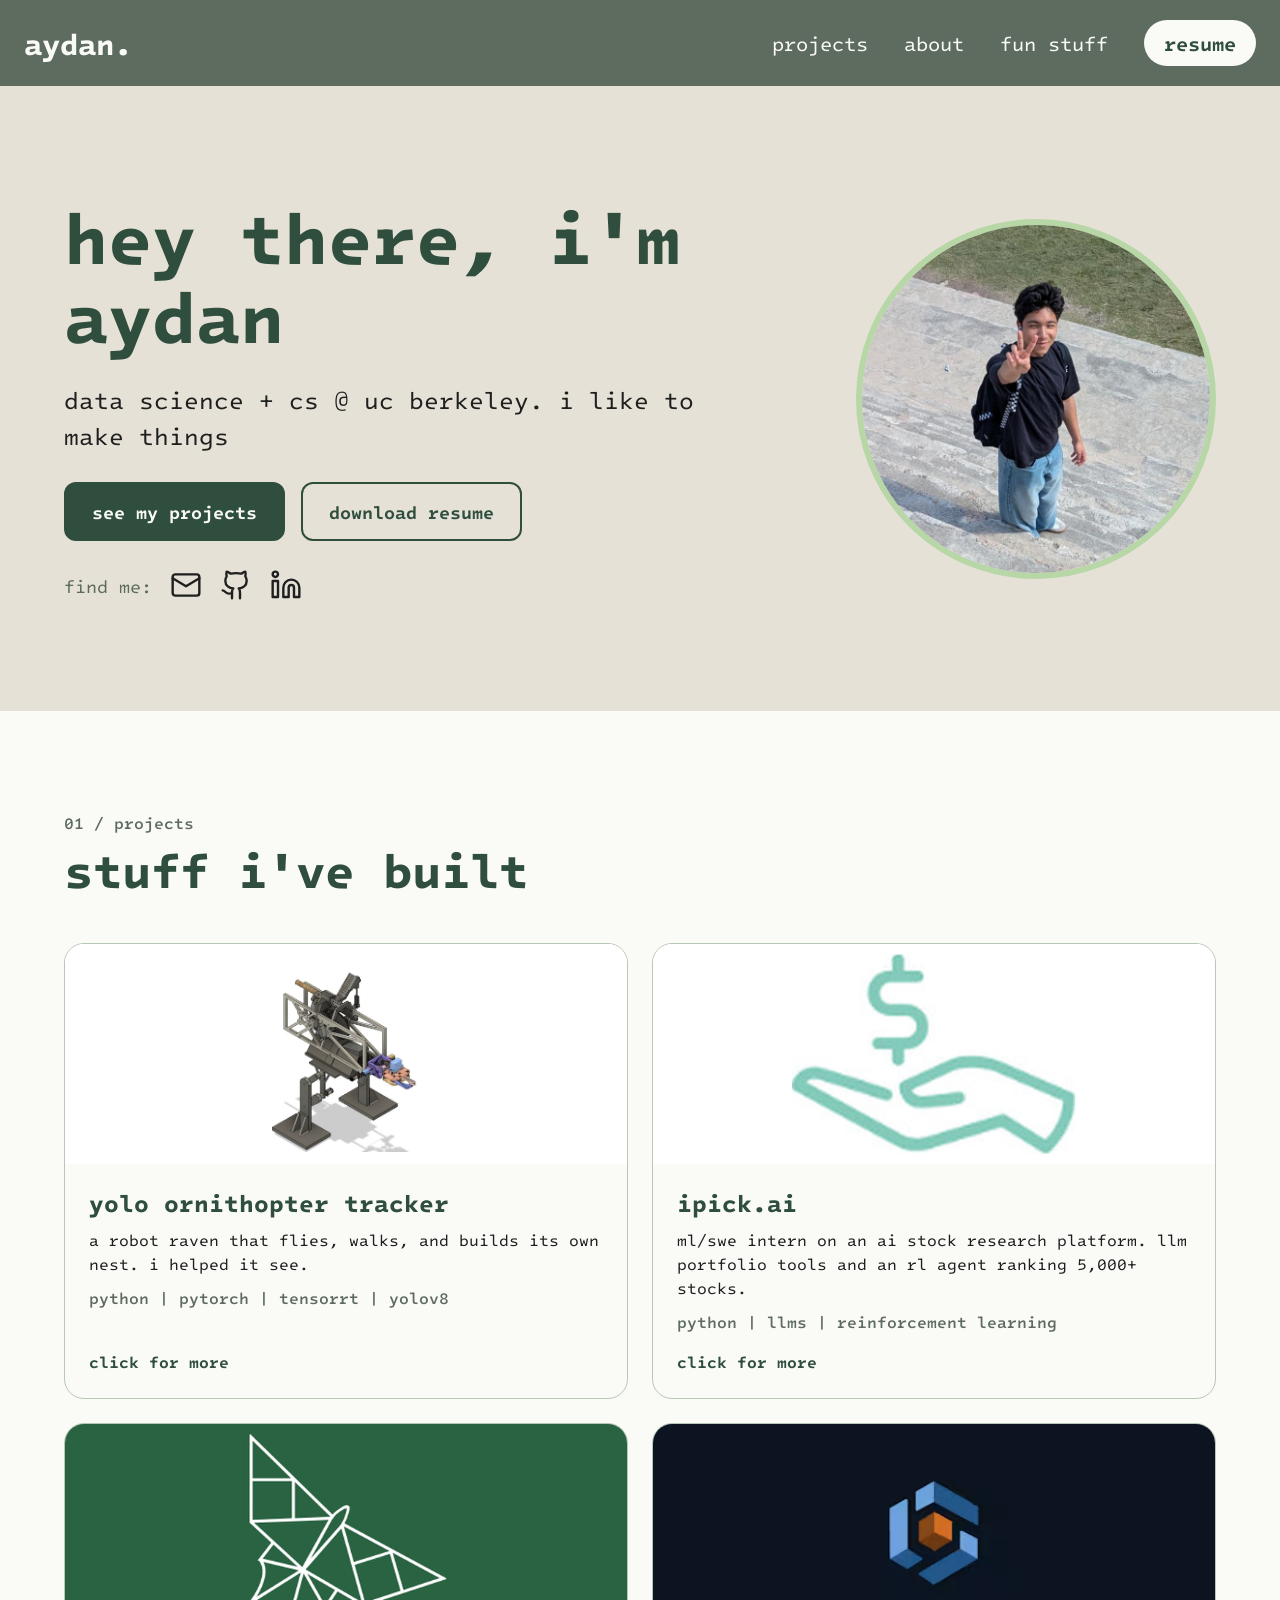
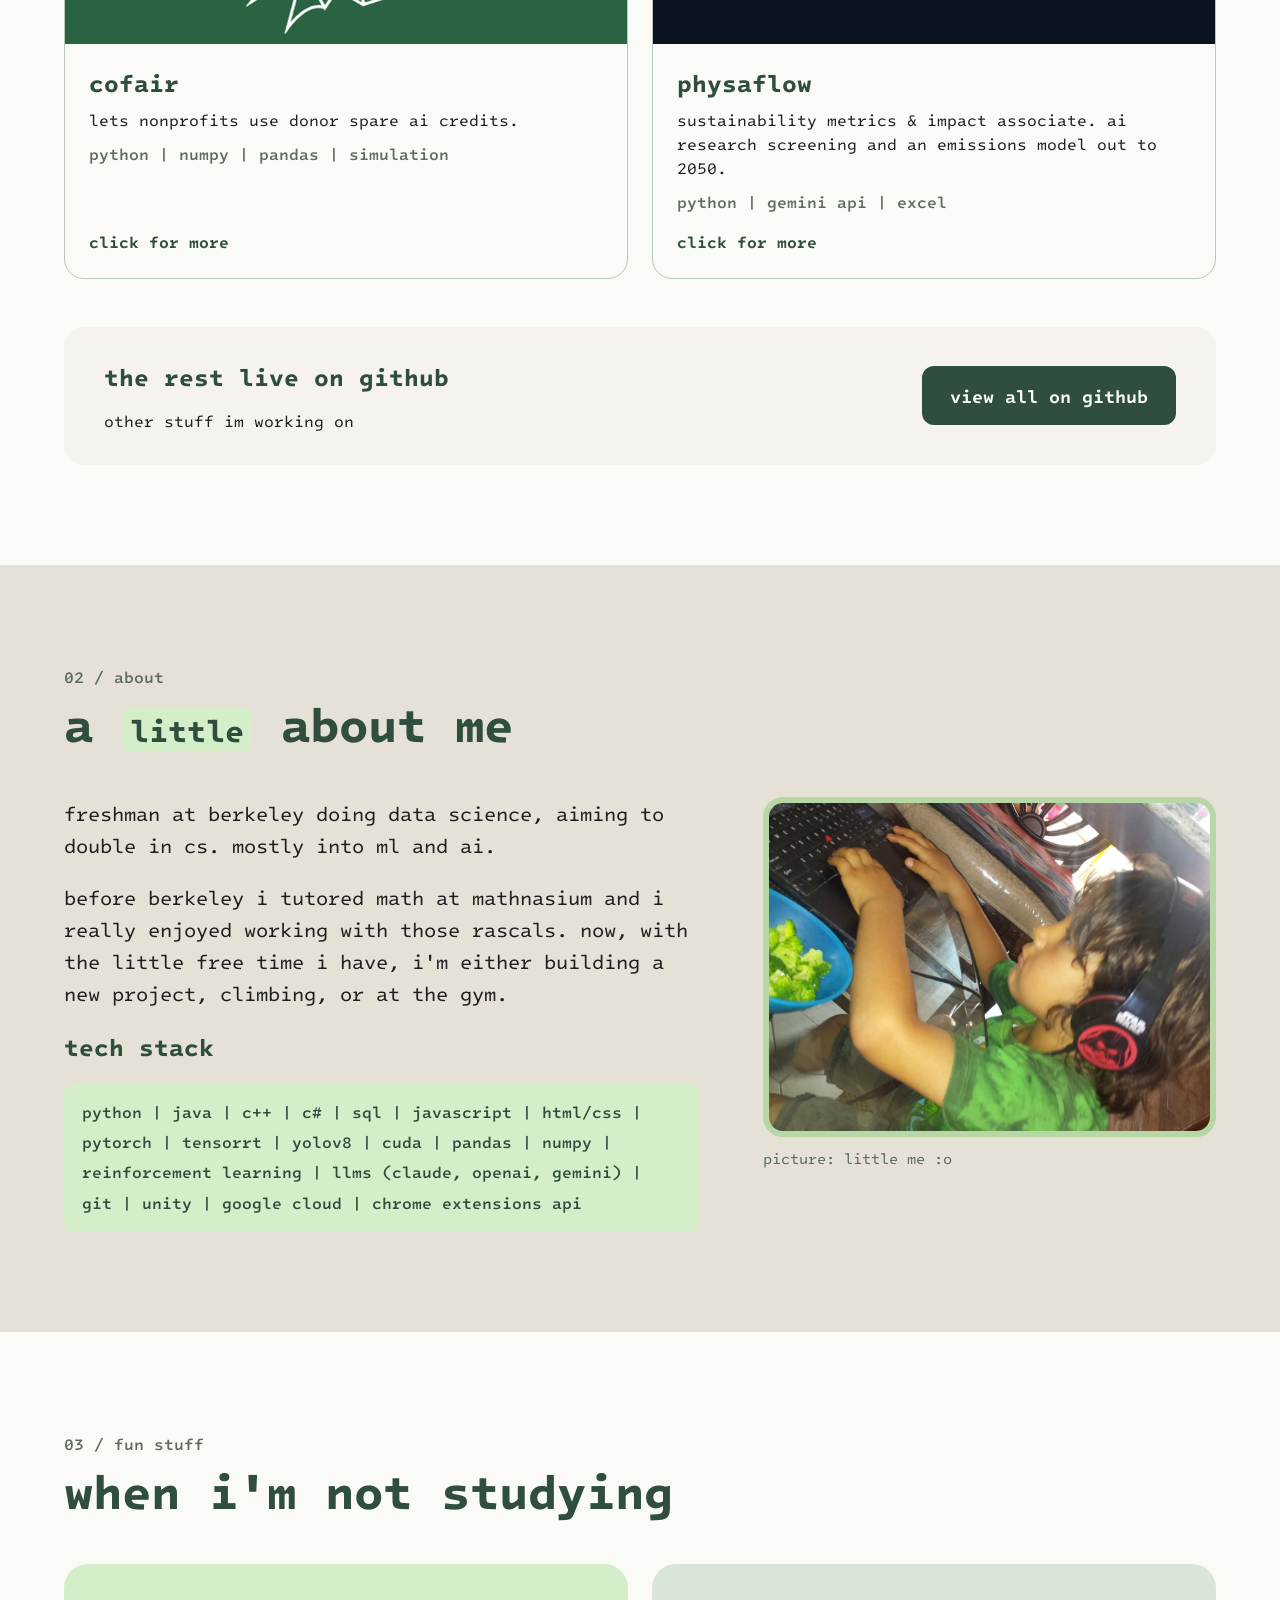
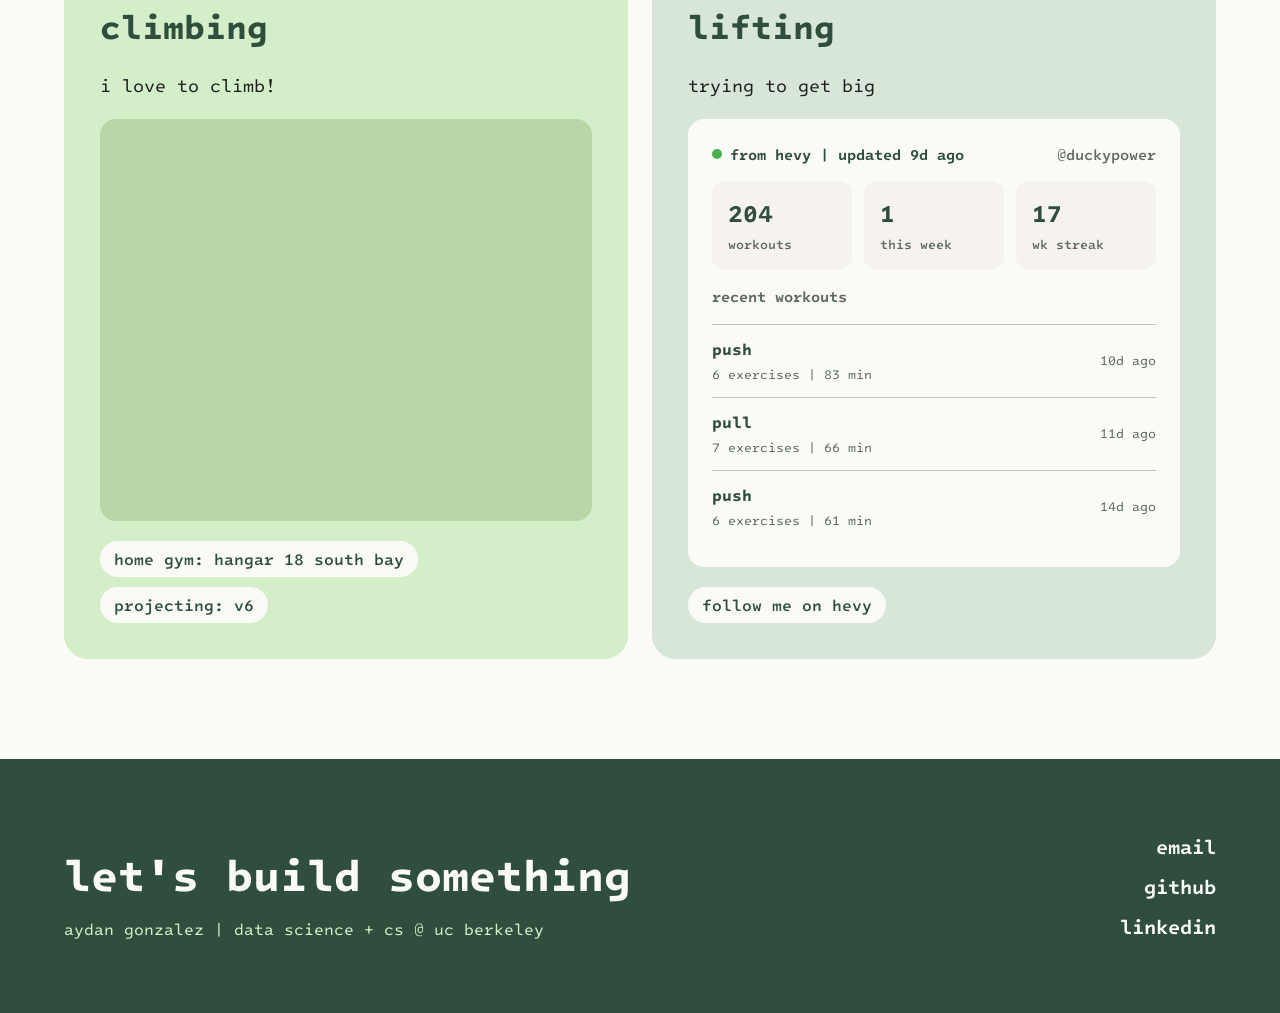
<file: index.html>
<!DOCTYPE html>
<html lang="en">
<head>
  <meta charset="UTF-8">
  <meta name="viewport" content="width=device-width, initial-scale=1.0">
  <title>aydan gonzalez</title>
  <meta name="description" content="aydan gonzalez: data science + cs at uc berkeley. ml systems, browser tools, and games.">
  <link rel="preconnect" href="https://fonts.googleapis.com">
  <link rel="preconnect" href="https://fonts.gstatic.com" crossorigin>
  <link href="https://fonts.googleapis.com/css2?family=Intel+One+Mono:wght@400;500;600;700&display=swap" rel="stylesheet">
  <link rel="stylesheet" href="styles.css">
</head>
<body>

  <!-- ===== header ===== -->
  <header class="site-header">
    <div class="container">
      <a href="index.html" class="logo">aydan.</a>
      <nav class="nav">
        <a href="#projects" class="nav-link">projects</a>
        <a href="#about" class="nav-link">about</a>
        <a href="#fun" class="nav-link">fun stuff</a>
        <!-- put your resume in this folder and name it resume.pdf -->
        <a href="resume.pdf" target="_blank" rel="noopener" class="pill-btn">resume</a>
      </nav>
    </div>
  </header>

  <!-- ===== hero ===== -->
  <section class="hero">
    <div class="container">
      <div class="intro">
        <h1>hey there, i'm aydan</h1>
        <p class="tagline">data science + cs @ uc berkeley. i like to make things</p>
        <div class="buttons">
          <a href="#projects" class="btn btn-primary">see my projects</a>
          <a href="resume.pdf" target="_blank" rel="noopener" class="btn btn-secondary">download resume</a>
        </div>
        <div class="contact">
          <span>find me:</span>
          <!-- swap in your email -->
          <a href="mailto:aydan_gonzalez@berkeley.edu" aria-label="email">
            <svg viewBox="0 0 24 24" fill="none" stroke="currentColor" stroke-width="1.8" stroke-linecap="round" stroke-linejoin="round"><rect x="2" y="4" width="20" height="16" rx="2"/><path d="m22 7-10 6L2 7"/></svg>
          </a>
          <a href="https://github.com/AydanEddieGonzalez" target="_blank" rel="noopener" aria-label="github">
            <svg viewBox="0 0 24 24" fill="none" stroke="currentColor" stroke-width="1.8" stroke-linecap="round" stroke-linejoin="round"><path d="M15 22v-4a4.8 4.8 0 0 0-1-3.5c3 0 6-2 6-5.5.08-1.25-.27-2.48-1-3.5.28-1.15.28-2.35 0-3.5 0 0-1 0-3 1.5-2.64-.5-5.36-.5-8 0C6 2 5 2 5 2c-.3 1.15-.3 2.35 0 3.5A5.403 5.403 0 0 0 4 9c0 3.5 3 5.5 6 5.5-.39.49-.68 1.05-.85 1.65-.17.6-.22 1.23-.15 1.85v4"/><path d="M9 18c-4.51 2-5-2-7-2"/></svg>
          </a>
          <a href="https://www.linkedin.com/in/aydan-gonzalez-5a123934b" target="_blank" rel="noopener" aria-label="linkedin">
            <svg viewBox="0 0 24 24" fill="none" stroke="currentColor" stroke-width="1.8" stroke-linecap="round" stroke-linejoin="round"><path d="M16 8a6 6 0 0 1 6 6v7h-4v-7a2 2 0 0 0-2-2 2 2 0 0 0-2 2v7h-4v-7a6 6 0 0 1 6-6z"/><rect x="2" y="9" width="4" height="12"/><circle cx="4" cy="4" r="2"/></svg>
          </a>
        </div>
      </div>

      <div class="photo">
        <img src="images/me.jpg" alt="aydan gonzalez">
      </div>
    </div>
  </section>

  <!-- ===== projects ===== -->
  <section class="section off" id="projects">
    <div class="container">
      <p class="label">01 / projects</p>
      <h2>stuff i've built</h2>

      <div class="cards">
        <a href="yolo.html" class="card">
          <div class="card-media contain">
            <img src="images/corvus-assembly.jpg" alt="cad render of corvus, a robotic raven ornithopter">
          </div>
          <div class="card-body">
            <h3>yolo ornithopter tracker</h3>
            <p>a robot raven that flies, walks, and builds its own nest. i helped it see.</p>
            <p class="tags">python | pytorch | tensorrt | yolov8</p>
            <span class="read-more">click for more</span>
          </div>
        </a>

        <a href="ipick.html" class="card">
          <div class="card-media">
            <img src="images/ipick-card.png" alt="the ipick.ai logo">
          </div>
          <div class="card-body">
            <h3>ipick.ai</h3>
            <p>ml/swe intern on an ai stock research platform. llm portfolio tools and an rl agent ranking 5,000+ stocks.</p>
            <p class="tags">python | llms | reinforcement learning</p>
            <span class="read-more">click for more</span>
          </div>
        </a>

        <a href="cofair.html" class="card">
          <div class="card-media">
            <img src="images/cofair-card.png" alt="the cofair logo">
          </div>
          <div class="card-body">
            <h3>cofair</h3>
            <p>lets nonprofits use donor spare ai credits.</p>
            <p class="tags">python | numpy | pandas | simulation</p>
            <span class="read-more">click for more</span>
          </div>
        </a>

        <a href="physaflow.html" class="card">
          <div class="card-media logo">
            <img src="images/physaflow.png" alt="the physaflow logo">
          </div>
          <div class="card-body">
            <h3>physaflow</h3>
            <p>sustainability metrics &amp; impact associate. ai research screening and an emissions model out to 2050.</p>
            <p class="tags">python | gemini api | excel</p>
            <span class="read-more">click for more</span>
          </div>
        </a>
      </div>

      <div class="more">
        <div>
          <h3>the rest live on github</h3>
          <p>other stuff im working on</p>
        </div>
        <a href="https://github.com/AydanEddieGonzalez" target="_blank" rel="noopener" class="btn btn-primary">view all on github</a>
      </div>
    </div>
  </section>

  <!-- ===== about ===== -->
  <section class="section" id="about">
    <div class="container">
      <p class="label">02 / about</p>
      <h2>a <span class="tiny">little</span> about me</h2>

      <div class="about-cols">
        <div class="about-left">
          <div class="about-text">
            <p>freshman at berkeley doing data science, aiming to double in cs. mostly into ml and ai.</p>
            <p>before berkeley i tutored math at mathnasium and i really enjoyed working with those rascals. now, with the little free time i have, i'm either building a new project, climbing, or at the gym.</p>
          </div>
          <h3>tech stack</h3>
          <p class="stack"><span>python |</span> <span>java |</span> <span>c++ |</span> <span>c# |</span> <span>sql |</span> <span>javascript |</span> <span>html/css |</span> <span>pytorch |</span> <span>tensorrt |</span> <span>yolov8 |</span> <span>cuda |</span> <span>pandas |</span> <span>numpy |</span> <span>reinforcement learning |</span> <span>llms (claude, openai, gemini) |</span> <span>git |</span> <span>unity |</span> <span>google cloud |</span> <span>chrome extensions api</span></p>
        </div>
        <figure>
          <div class="about-photo">
            <img src="images/about.jpg" alt="young aydan with star wars headphones">
          </div>
          <figcaption>picture: little me :o</figcaption>
        </figure>
      </div>
    </div>
  </section>

  <!-- ===== fun stuff ===== -->
  <section class="section off" id="fun">
    <div class="container">
      <p class="label">03 / fun stuff</p>
      <h2>when i'm not studying</h2>

      <div class="halves">
        <div class="panel climb">
          <h3>climbing</h3>
          <p>i love to climb!</p>
          <div class="climb-photo">
            <!-- plays like a gif: autoplay, loops, no sound, no controls -->
            <video src="videos/climbing.mp4" autoplay loop muted playsinline aria-label="me climbing a boulder problem"></video>
          </div>
          <div class="chips">
            <span class="chip light">home gym: hangar 18 south bay</span>
            <span class="chip light">projecting: v6</span>
          </div>
        </div>

        <div class="panel lift">
          <h3>lifting</h3>
          <p>trying to get big</p>

          <!-- filled in from hevy.json, which updates itself once a day -->
          <div class="hevy">
            <div class="hevy-top">
              <span class="live" id="hevy-updated">from hevy</span>
              <span class="handle">@duckypower</span>
            </div>
            <div class="stats">
              <div class="stat"><b id="hevy-total">-</b><span>workouts</span></div>
              <div class="stat"><b id="hevy-week">-</b><span>this week</span></div>
              <div class="stat"><b id="hevy-streak">-</b><span>wk streak</span></div>
            </div>
            <p class="small-label">recent workouts</p>
            <div id="hevy-recent">
              <div class="workout"><div><b>loading...</b><span>pulling from hevy</span></div></div>
            </div>
          </div>
          <div class="chips">
            <a href="https://hevy.com/user/duckypower" target="_blank" rel="noopener" class="chip light">follow me on hevy</a>
          </div>
        </div>
      </div>
    </div>
  </section>

  <!-- ===== footer ===== -->
  <footer class="site-footer">
    <div class="container">
      <div>
        <h2>let's build something</h2>
        <p>aydan gonzalez | data science + cs @ uc berkeley</p>
      </div>
      <div class="footer-links">
        <a href="mailto:aydan_gonzalez@berkeley.edu">email</a>
        <a href="https://github.com/AydanEddieGonzalez" target="_blank" rel="noopener">github</a>
        <a href="https://www.linkedin.com/in/aydan-gonzalez-5a123934b" target="_blank" rel="noopener">linkedin</a>
      </div>
    </div>
  </footer>

  <script src="script.js"></script>
</body>
</html>
</file>
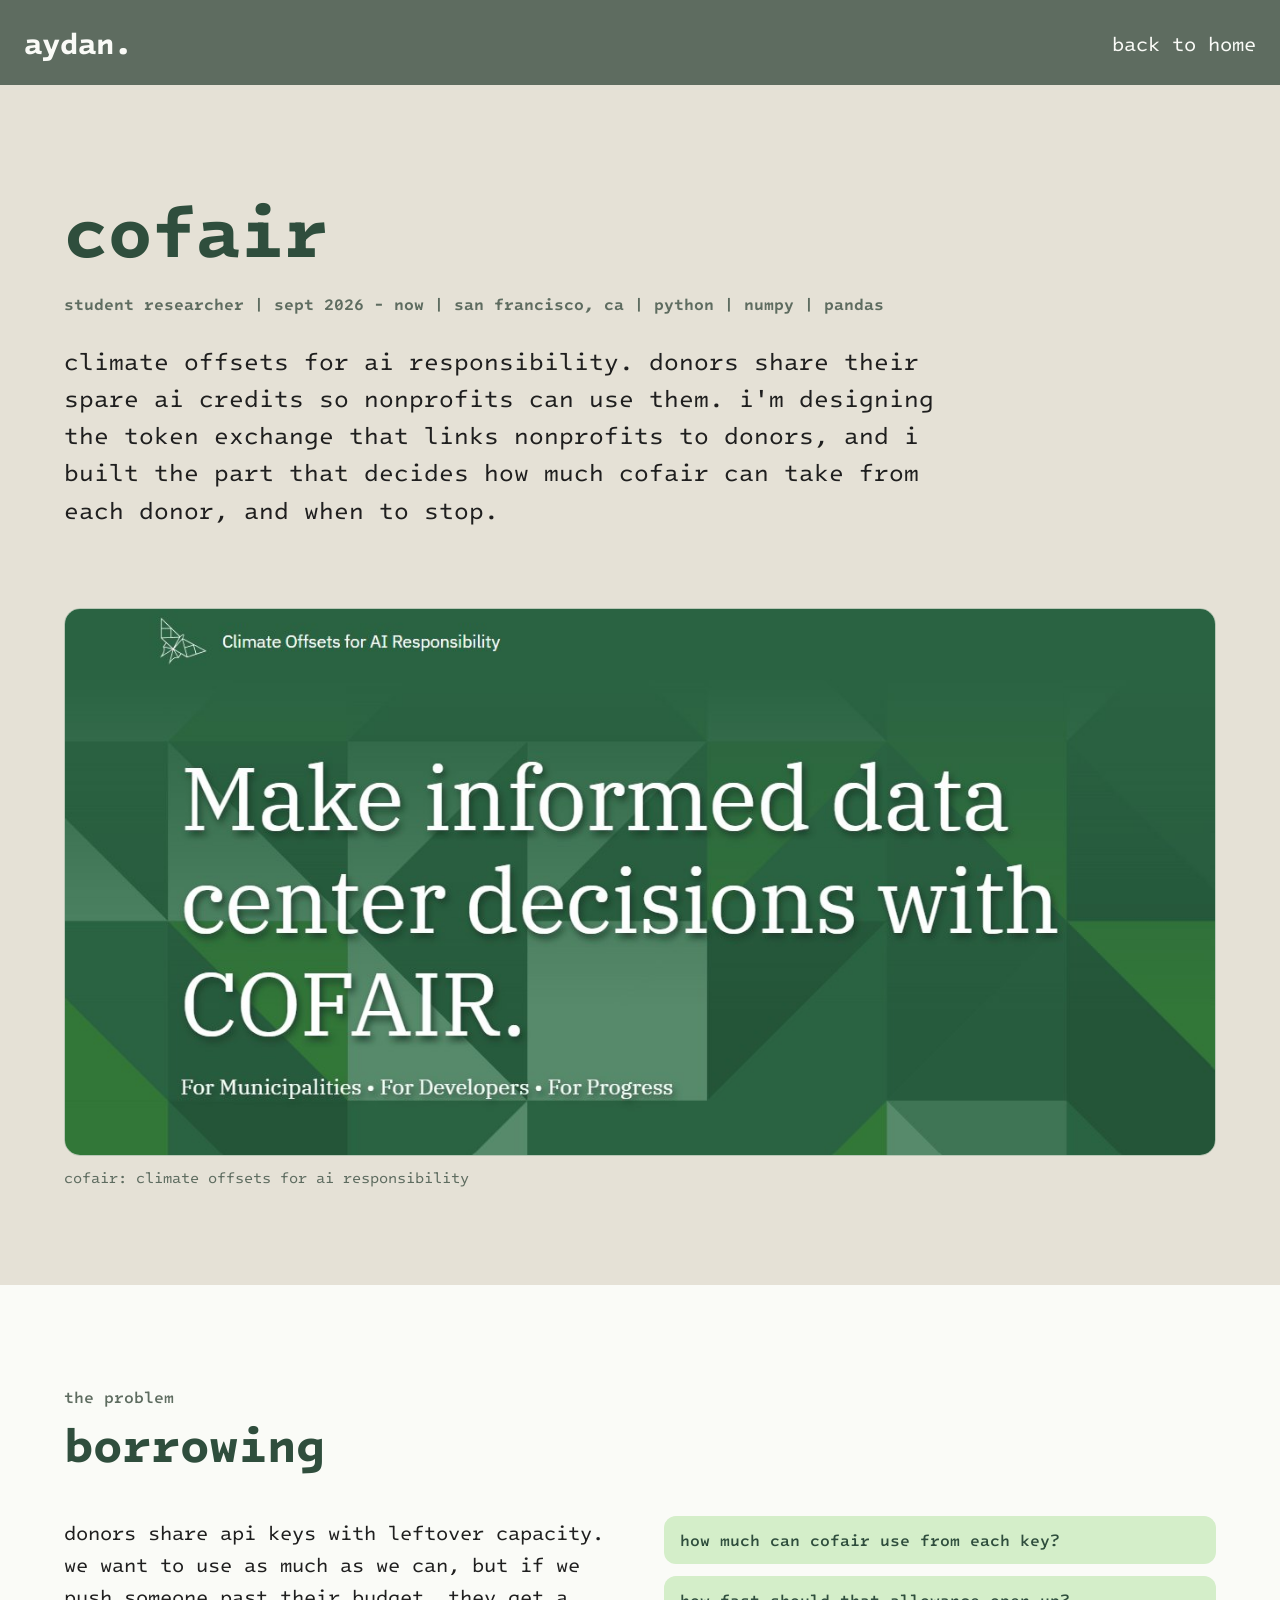
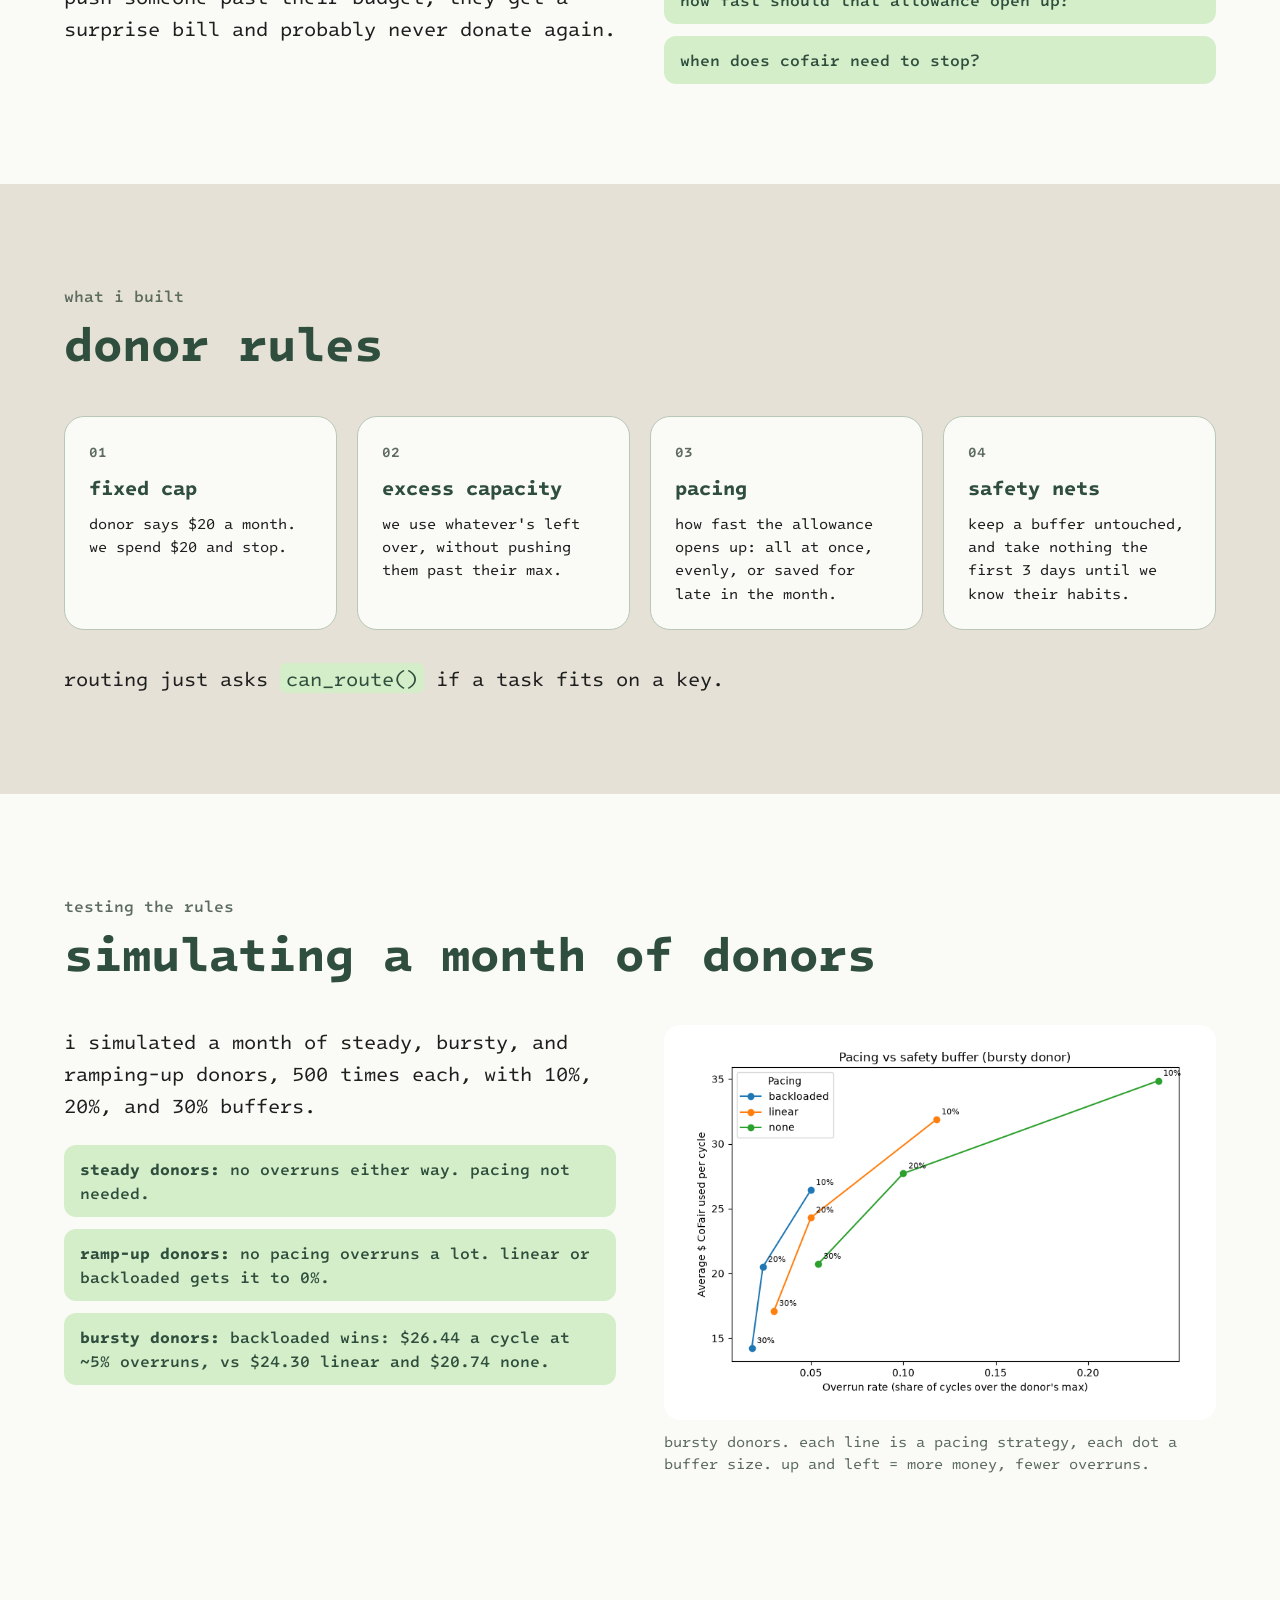
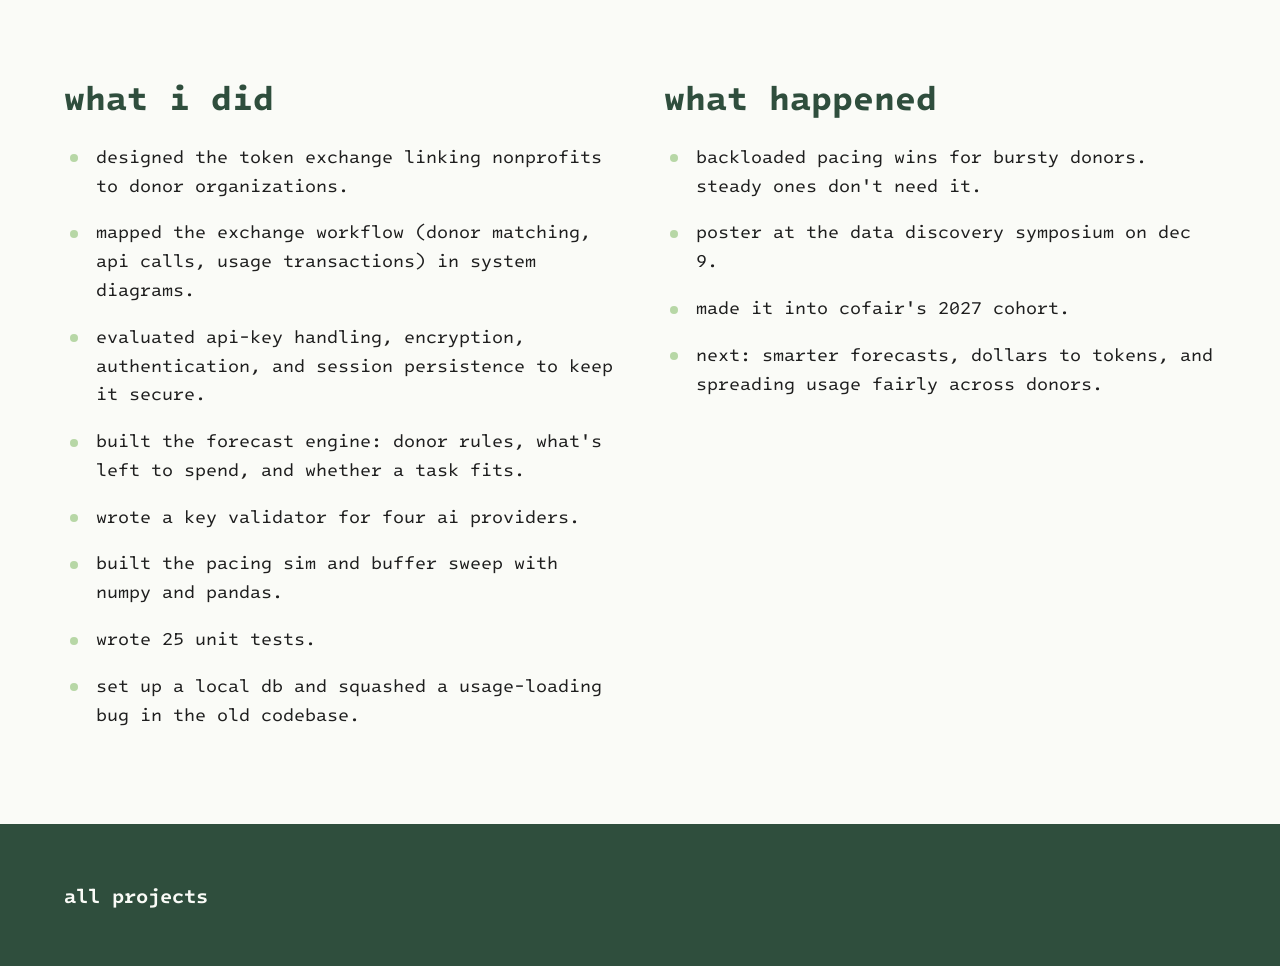
<file: cofair.html>
<!DOCTYPE html>
<html lang="en">
<head>
  <meta charset="UTF-8">
  <meta name="viewport" content="width=device-width, initial-scale=1.0">
  <title>cofair | aydan gonzalez</title>
  <link rel="preconnect" href="https://fonts.googleapis.com">
  <link rel="preconnect" href="https://fonts.gstatic.com" crossorigin>
  <link href="https://fonts.googleapis.com/css2?family=Intel+One+Mono:wght@400;500;600;700&display=swap" rel="stylesheet">
  <link rel="stylesheet" href="styles.css">
</head>
<body>

  <header class="site-header">
    <div class="container">
      <a href="index.html" class="logo">aydan.</a>
      <nav class="nav">
        <a href="index.html#projects" class="nav-link" style="display:inline">back to home</a>
      </nav>
    </div>
  </header>

  <section class="study-intro">
    <div class="container">
      <h1>cofair</h1>
      <p class="meta">student researcher | sept 2026 - now | san francisco, ca | python | numpy | pandas</p>
      <p class="summary">climate offsets for ai responsibility. donors share their spare ai credits so nonprofits can use them. i'm designing the token exchange that links nonprofits to donors, and i built the part that decides how much cofair can take from each donor, and when to stop.</p>
    </div>
  </section>

  <section class="container media">
    <figure>
      <div class="frame wide"><img src="images/cofair-home.jpg" alt="cofair homepage: make informed data center decisions with cofair"></div>
      <figcaption>cofair: climate offsets for ai responsibility</figcaption>
    </figure>
  </section>

  <!-- ===== the problem ===== -->
  <section class="section off">
    <div class="container">
      <p class="label">the problem</p>
      <h2>borrowing</h2>
      <div class="mission">
        <p class="mission-text">donors share api keys with leftover capacity. we want to use as much as we can, but if we push someone past their budget, they get a surprise bill and probably never donate again.</p>
        <ul class="checklist">
          <li>how much can cofair use from each key?</li>
          <li>how fast should that allowance open up?</li>
          <li>when does cofair need to stop?</li>
        </ul>
      </div>
    </div>
  </section>

  <!-- ===== donor rules ===== -->
  <section class="section">
    <div class="container">
      <p class="label">what i built</p>
      <h2>donor rules</h2>
      <div class="steps">
        <div class="step">
          <span class="step-num">01</span>
          <h3>fixed cap</h3>
          <p>donor says $20 a month. we spend $20 and stop.</p>
        </div>
        <div class="step">
          <span class="step-num">02</span>
          <h3>excess capacity</h3>
          <p>we use whatever's left over, without pushing them past their max.</p>
        </div>
        <div class="step">
          <span class="step-num">03</span>
          <h3>pacing</h3>
          <p>how fast the allowance opens up: all at once, evenly, or saved for late in the month.</p>
        </div>
        <div class="step">
          <span class="step-num">04</span>
          <h3>safety nets</h3>
          <p>keep a buffer untouched, and take nothing the first 3 days until we know their habits.</p>
        </div>
      </div>
      <p class="mission-text section-intro" style="margin-top: 32px; margin-bottom: 0;">routing just asks <code>can_route()</code> if a task fits on a key.</p>
    </div>
  </section>

  <!-- ===== the simulation ===== -->
  <section class="section off">
    <div class="container">
      <p class="label">testing the rules</p>
      <h2>simulating a month of donors</h2>
      <div class="mission">
        <div>
          <p class="mission-text">i simulated a month of steady, bursty, and ramping-up donors, 500 times each, with 10%, 20%, and 30% buffers.</p>
          <ul class="checklist" style="margin-top: 24px;">
            <li><b>steady donors:</b> no overruns either way. pacing not needed.</li>
            <li><b>ramp-up donors:</b> no pacing overruns a lot. linear or backloaded gets it to 0%.</li>
            <li><b>bursty donors:</b> backloaded wins: $26.44 a cycle at ~5% overruns, vs $24.30 linear and $20.74 none.</li>
          </ul>
        </div>
        <figure>
          <div class="frame contain chart"><img src="images/cofair-tradeoff.png" alt="chart of average dollars cofair used per cycle vs overrun rate for three pacing strategies with a bursty donor"></div>
          <figcaption>bursty donors. each line is a pacing strategy, each dot a buffer size. up and left = more money, fewer overruns.</figcaption>
        </figure>
      </div>
    </div>
  </section>

  <section class="writeup">
    <div class="container">
      <div>
        <h2>what i did</h2>
        <ul>
          <li>designed the token exchange linking nonprofits to donor organizations.</li>
          <li>mapped the exchange workflow (donor matching, api calls, usage transactions) in system diagrams.</li>
          <li>evaluated api-key handling, encryption, authentication, and session persistence to keep it secure.</li>
          <li>built the forecast engine: donor rules, what's left to spend, and whether a task fits.</li>
          <li>wrote a key validator for four ai providers.</li>
          <li>built the pacing sim and buffer sweep with numpy and pandas.</li>
          <li>wrote 25 unit tests.</li>
          <li>set up a local db and squashed a usage-loading bug in the old codebase.</li>
        </ul>
      </div>
      <div>
        <h2>what happened</h2>
        <ul>
          <li>backloaded pacing wins for bursty donors. steady ones don't need it.</li>
          <li>poster at the data discovery symposium on dec 9.</li>
          <li>made it into cofair's 2027 cohort.</li>
          <li>next: smarter forecasts, dollars to tokens, and spreading usage fairly across donors.</li>
        </ul>
      </div>
    </div>
  </section>

  <footer class="study-footer">
    <div class="container">
      <a href="index.html#projects">all projects</a>
    </div>
  </footer>

  <script src="script.js"></script>
</body>
</html>
</file>
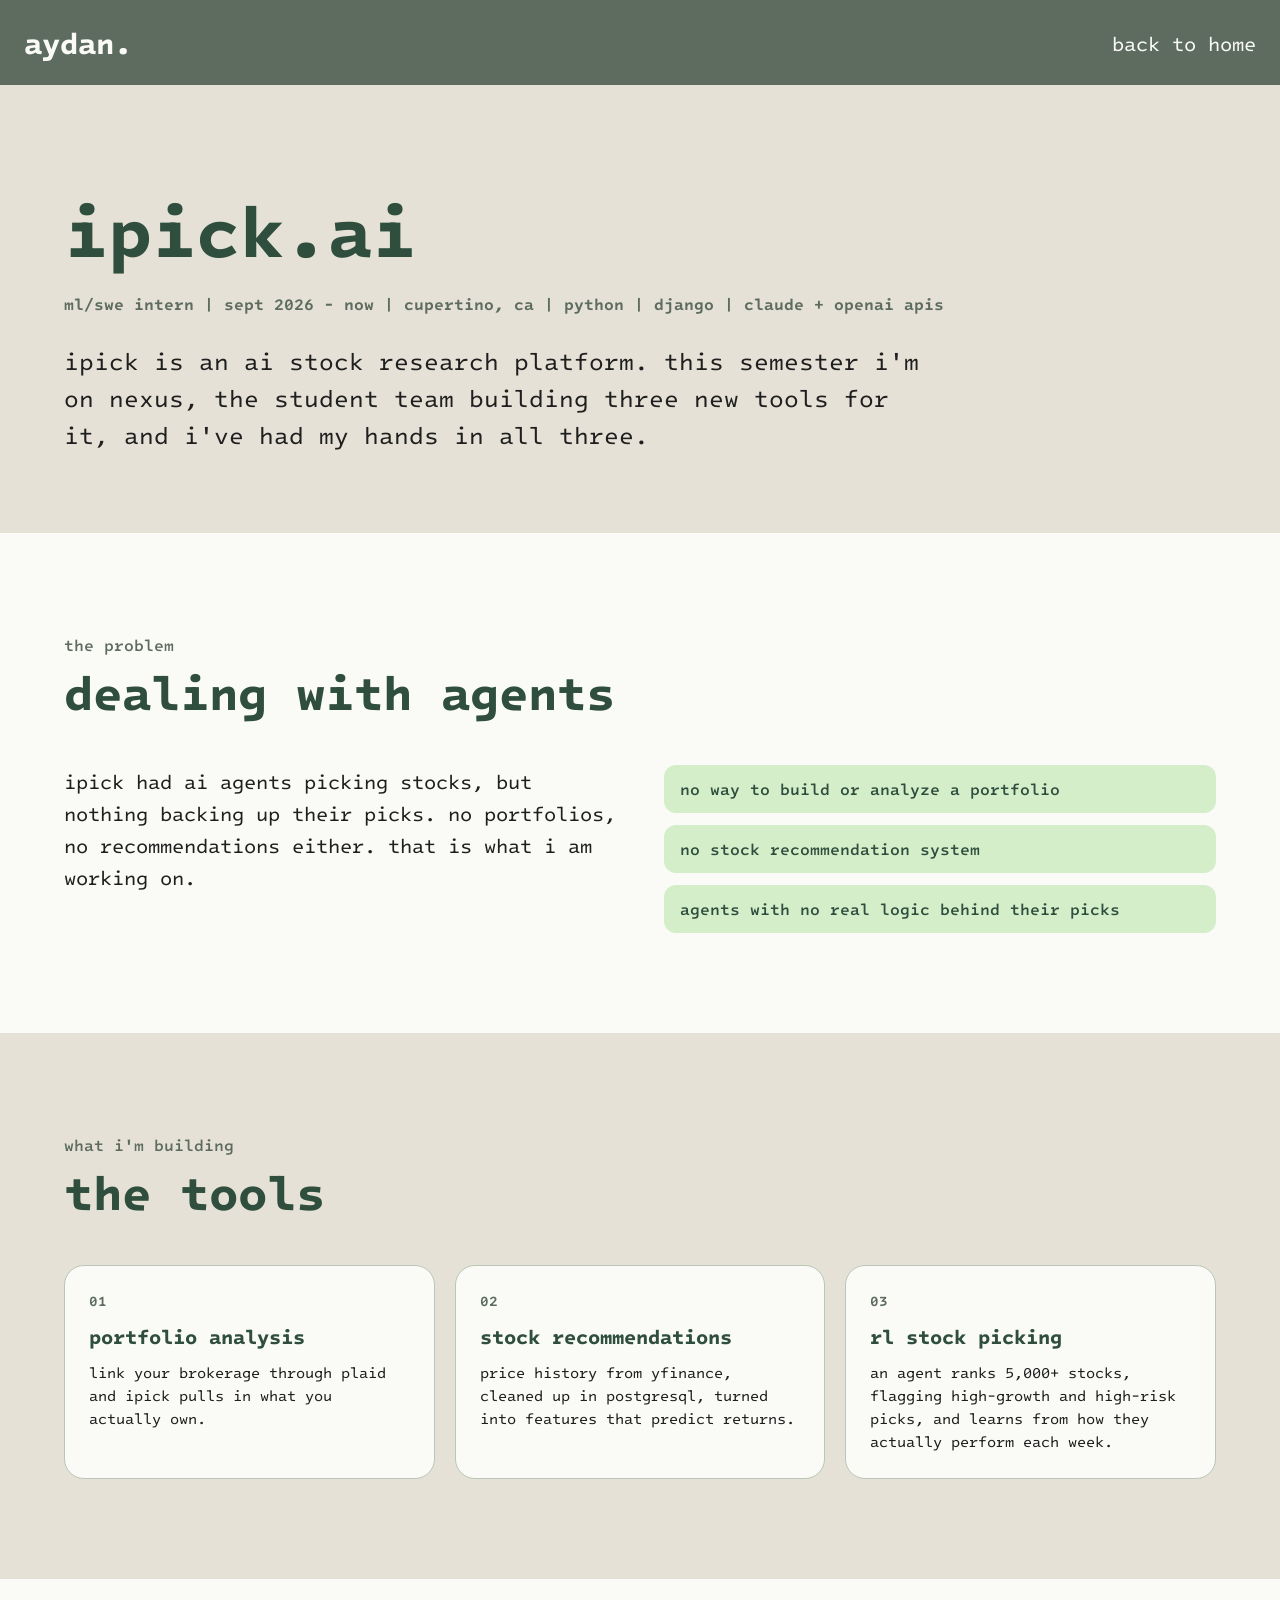
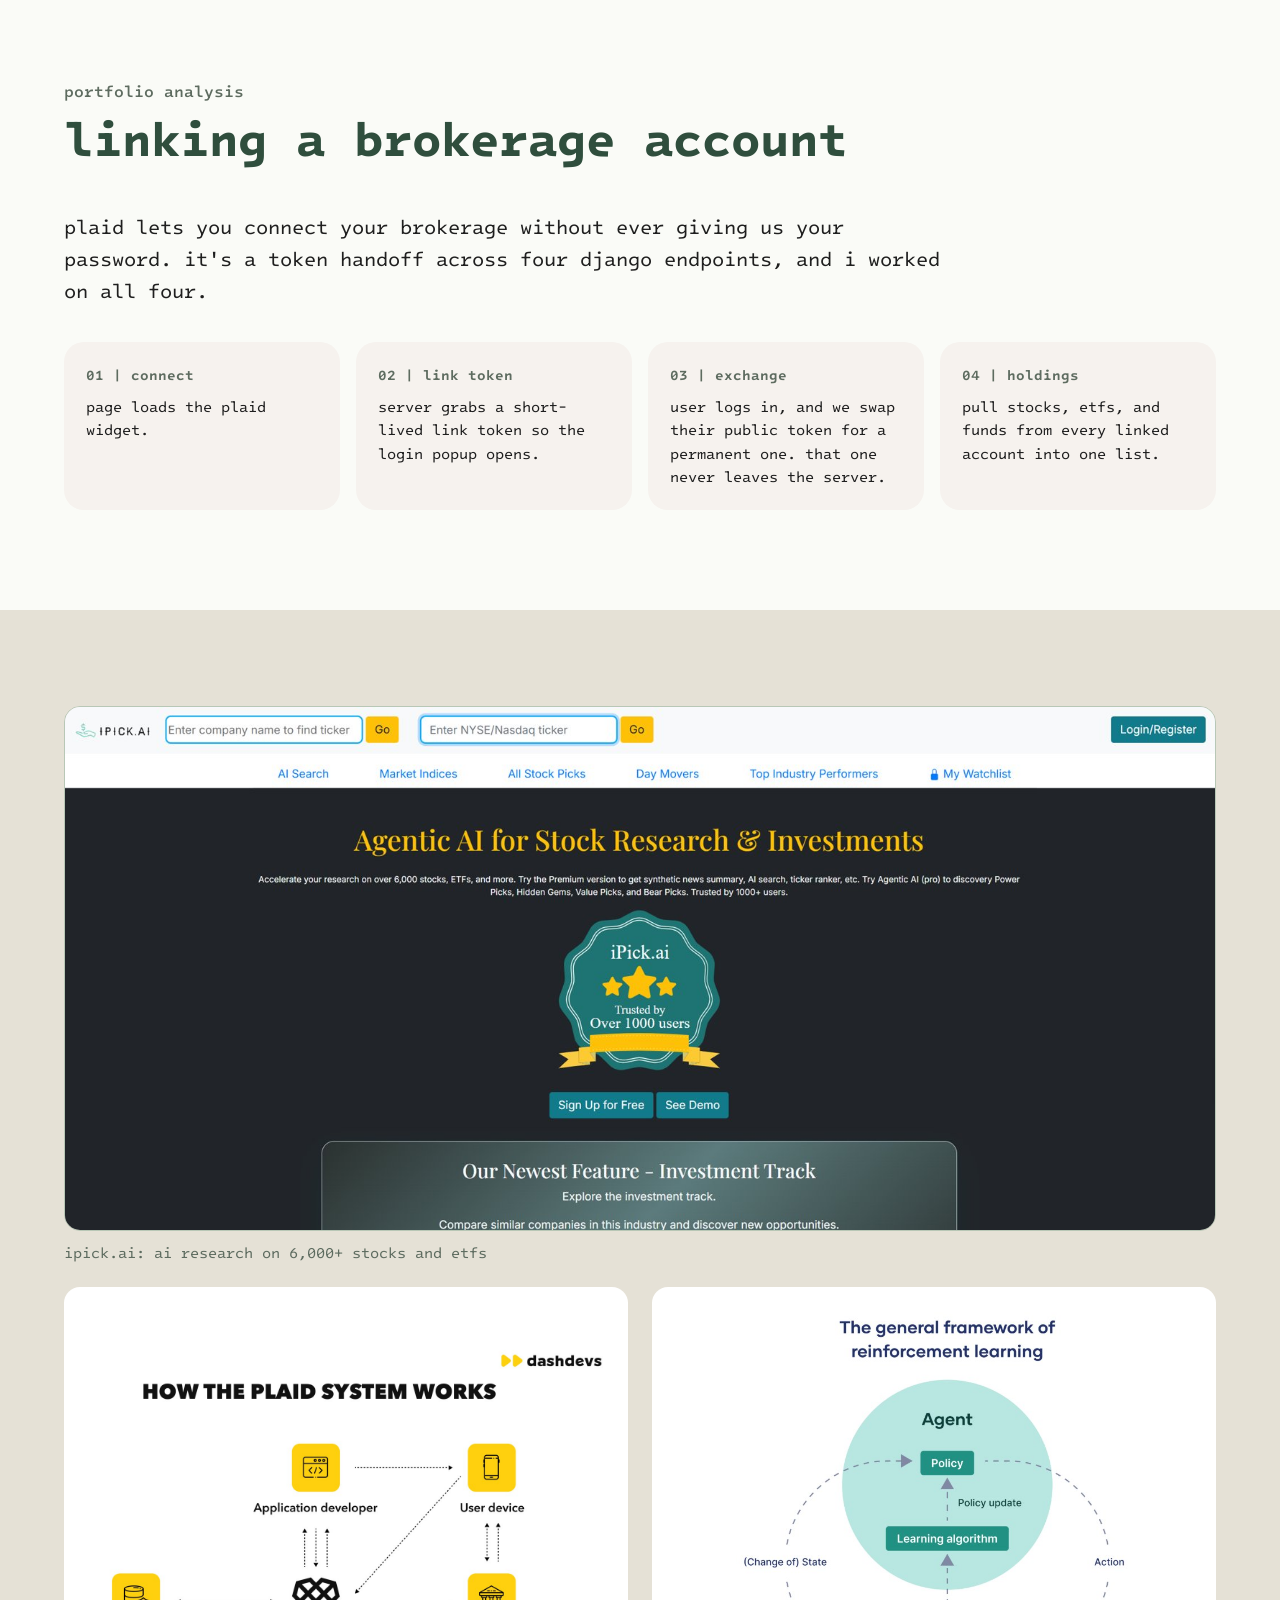
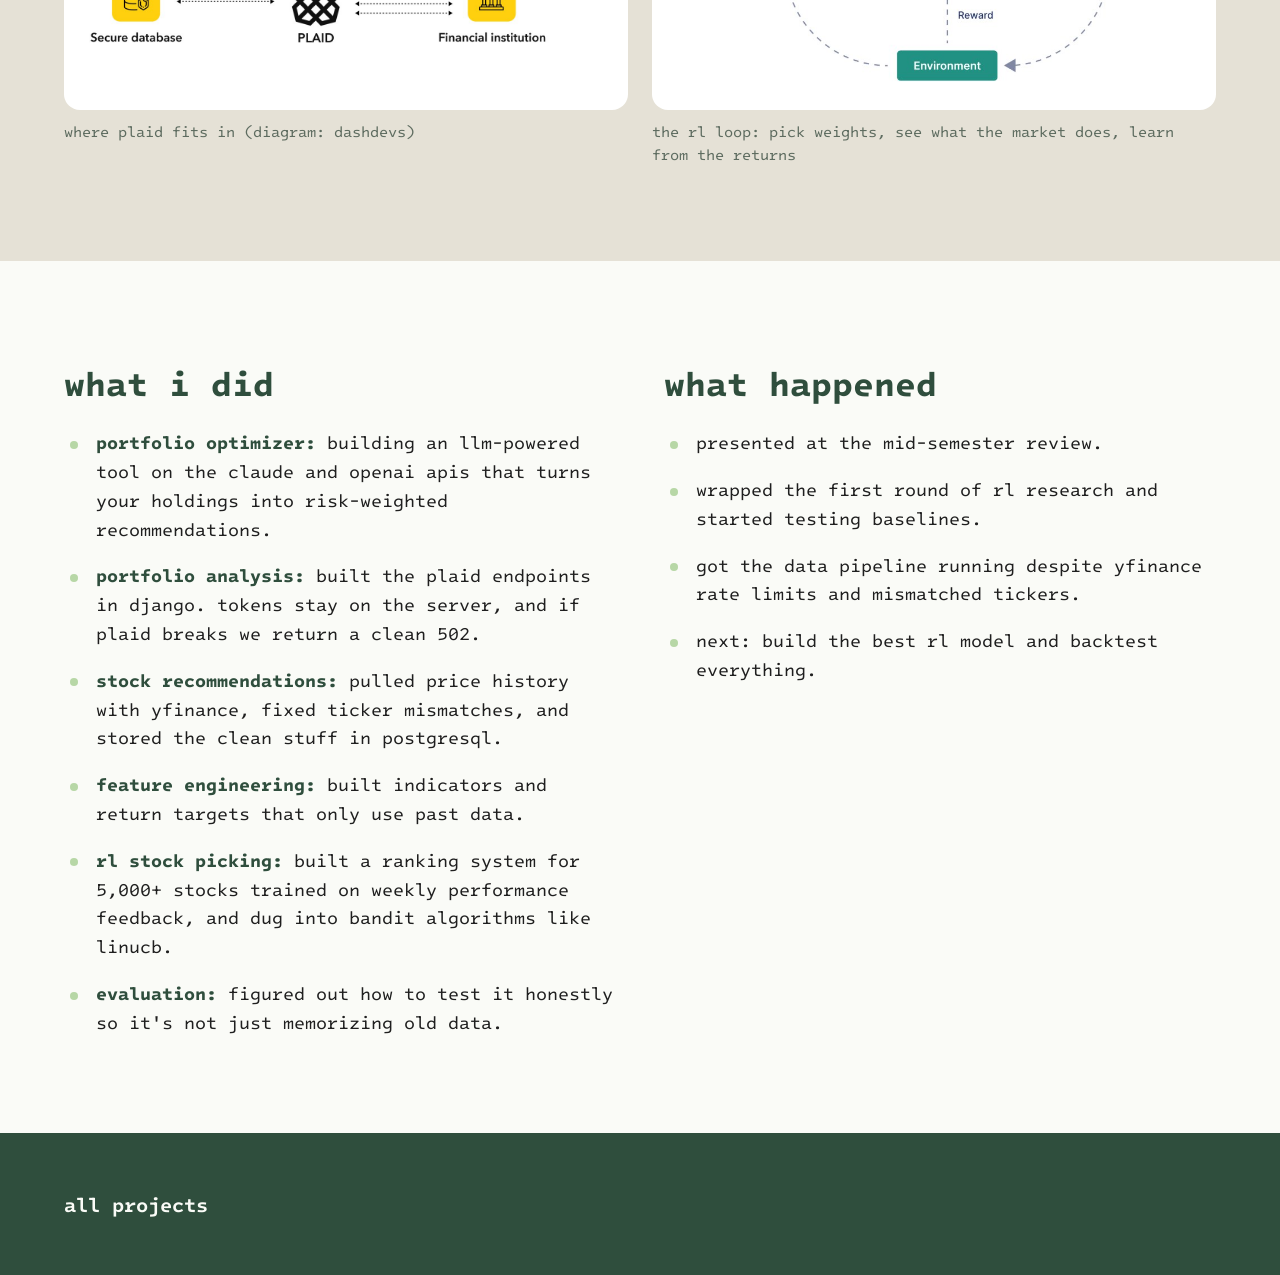
<file: ipick.html>
<!DOCTYPE html>
<html lang="en">
<head>
  <meta charset="UTF-8">
  <meta name="viewport" content="width=device-width, initial-scale=1.0">
  <title>ipick.ai | aydan gonzalez</title>
  <link rel="preconnect" href="https://fonts.googleapis.com">
  <link rel="preconnect" href="https://fonts.gstatic.com" crossorigin>
  <link href="https://fonts.googleapis.com/css2?family=Intel+One+Mono:wght@400;500;600;700&display=swap" rel="stylesheet">
  <link rel="stylesheet" href="styles.css">
</head>
<body>

  <header class="site-header">
    <div class="container">
      <a href="index.html" class="logo">aydan.</a>
      <nav class="nav">
        <a href="index.html#projects" class="nav-link" style="display:inline">back to home</a>
      </nav>
    </div>
  </header>

  <section class="study-intro">
    <div class="container">
      <h1>ipick.ai</h1>
      <p class="meta">ml/swe intern | sept 2026 - now | cupertino, ca | python | django | claude + openai apis</p>
      <p class="summary">ipick is an ai stock research platform. this semester i'm on nexus, the student team building three new tools for it, and i've had my hands in all three.</p>
    </div>
  </section>

  <!-- ===== the problem ===== -->
  <section class="section off">
    <div class="container">
      <p class="label">the problem</p>
      <h2>dealing with agents</h2>
      <div class="mission">
        <p class="mission-text">ipick had ai agents picking stocks, but nothing backing up their picks. no portfolios, no recommendations either. that is what i am working on.</p>
        <ul class="checklist">
          <li>no way to build or analyze a portfolio</li>
          <li>no stock recommendation system</li>
          <li>agents with no real logic behind their picks</li>
        </ul>
      </div>
    </div>
  </section>

  <!-- ===== the three tools ===== -->
  <section class="section">
    <div class="container">
      <p class="label">what i'm building</p>
      <h2>the tools</h2>
      <div class="steps three">
        <div class="step">
          <span class="step-num">01</span>
          <h3>portfolio analysis</h3>
          <p>link your brokerage through plaid and ipick pulls in what you actually own.</p>
        </div>
        <div class="step">
          <span class="step-num">02</span>
          <h3>stock recommendations</h3>
          <p>price history from yfinance, cleaned up in postgresql, turned into features that predict returns.</p>
        </div>
        <div class="step">
          <span class="step-num">03</span>
          <h3>rl stock picking</h3>
          <p>an agent ranks 5,000+ stocks, flagging high-growth and high-risk picks, and learns from how they actually perform each week.</p>
        </div>
      </div>
    </div>
  </section>

  <!-- ===== my part: plaid ===== -->
  <section class="section off">
    <div class="container">
      <p class="label">portfolio analysis</p>
      <h2>linking a brokerage account</h2>
      <p class="mission-text section-intro">plaid lets you connect your brokerage without ever giving us your password. it's a token handoff across four django endpoints, and i worked on all four.</p>

      <div class="flow">
        <div class="flow-step">
          <span class="step-num">01 | connect</span>
          <p>page loads the plaid widget.</p>
        </div>
        <div class="flow-step">
          <span class="step-num">02 | link token</span>
          <p>server grabs a short-lived link token so the login popup opens.</p>
        </div>
        <div class="flow-step">
          <span class="step-num">03 | exchange</span>
          <p>user logs in, and we swap their public token for a permanent one. that one never leaves the server.</p>
        </div>
        <div class="flow-step">
          <span class="step-num">04 | holdings</span>
          <p>pull stocks, etfs, and funds from every linked account into one list.</p>
        </div>
      </div>
    </div>
  </section>

  <section class="container media" style="padding-top: 96px;">
    <figure>
      <div class="frame wide"><img src="images/ipick-home.jpg" alt="the ipick.ai homepage: agentic ai for stock research and investments"></div>
      <figcaption>ipick.ai: ai research on 6,000+ stocks and etfs</figcaption>
    </figure>
    <div class="media-row">
      <figure>
        <div class="frame contain"><img src="images/plaid-flow.jpg" alt="diagram of how plaid connects an app, the user's device, and their bank"></div>
        <figcaption>where plaid fits in (diagram: dashdevs)</figcaption>
      </figure>
      <figure>
        <div class="frame contain"><img src="images/rl-loop.jpg" alt="diagram of the reinforcement learning loop: agent, action, environment, reward"></div>
        <figcaption>the rl loop: pick weights, see what the market does, learn from the returns</figcaption>
      </figure>
    </div>
  </section>

  <section class="writeup">
    <div class="container">
      <div>
        <h2>what i did</h2>
        <ul>
          <li><b>portfolio optimizer:</b> building an llm-powered tool on the claude and openai apis that turns your holdings into risk-weighted recommendations.</li>
          <li><b>portfolio analysis:</b> built the plaid endpoints in django. tokens stay on the server, and if plaid breaks we return a clean 502.</li>
          <li><b>stock recommendations:</b> pulled price history with yfinance, fixed ticker mismatches, and stored the clean stuff in postgresql.</li>
          <li><b>feature engineering:</b> built indicators and return targets that only use past data.</li>
          <li><b>rl stock picking:</b> built a ranking system for 5,000+ stocks trained on weekly performance feedback, and dug into bandit algorithms like linucb.</li>
          <li><b>evaluation:</b> figured out how to test it honestly so it's not just memorizing old data.</li>
        </ul>
      </div>
      <div>
        <h2>what happened</h2>
        <ul>
          <li>presented at the mid-semester review.</li>
          <li>wrapped the first round of rl research and started testing baselines.</li>
          <li>got the data pipeline running despite yfinance rate limits and mismatched tickers.</li>
          <li>next: build the best rl model and backtest everything.</li>
        </ul>
      </div>
    </div>
  </section>

  <footer class="study-footer">
    <div class="container">
      <a href="index.html#projects">all projects</a>
    </div>
  </footer>

  <script src="script.js"></script>
</body>
</html>
</file>
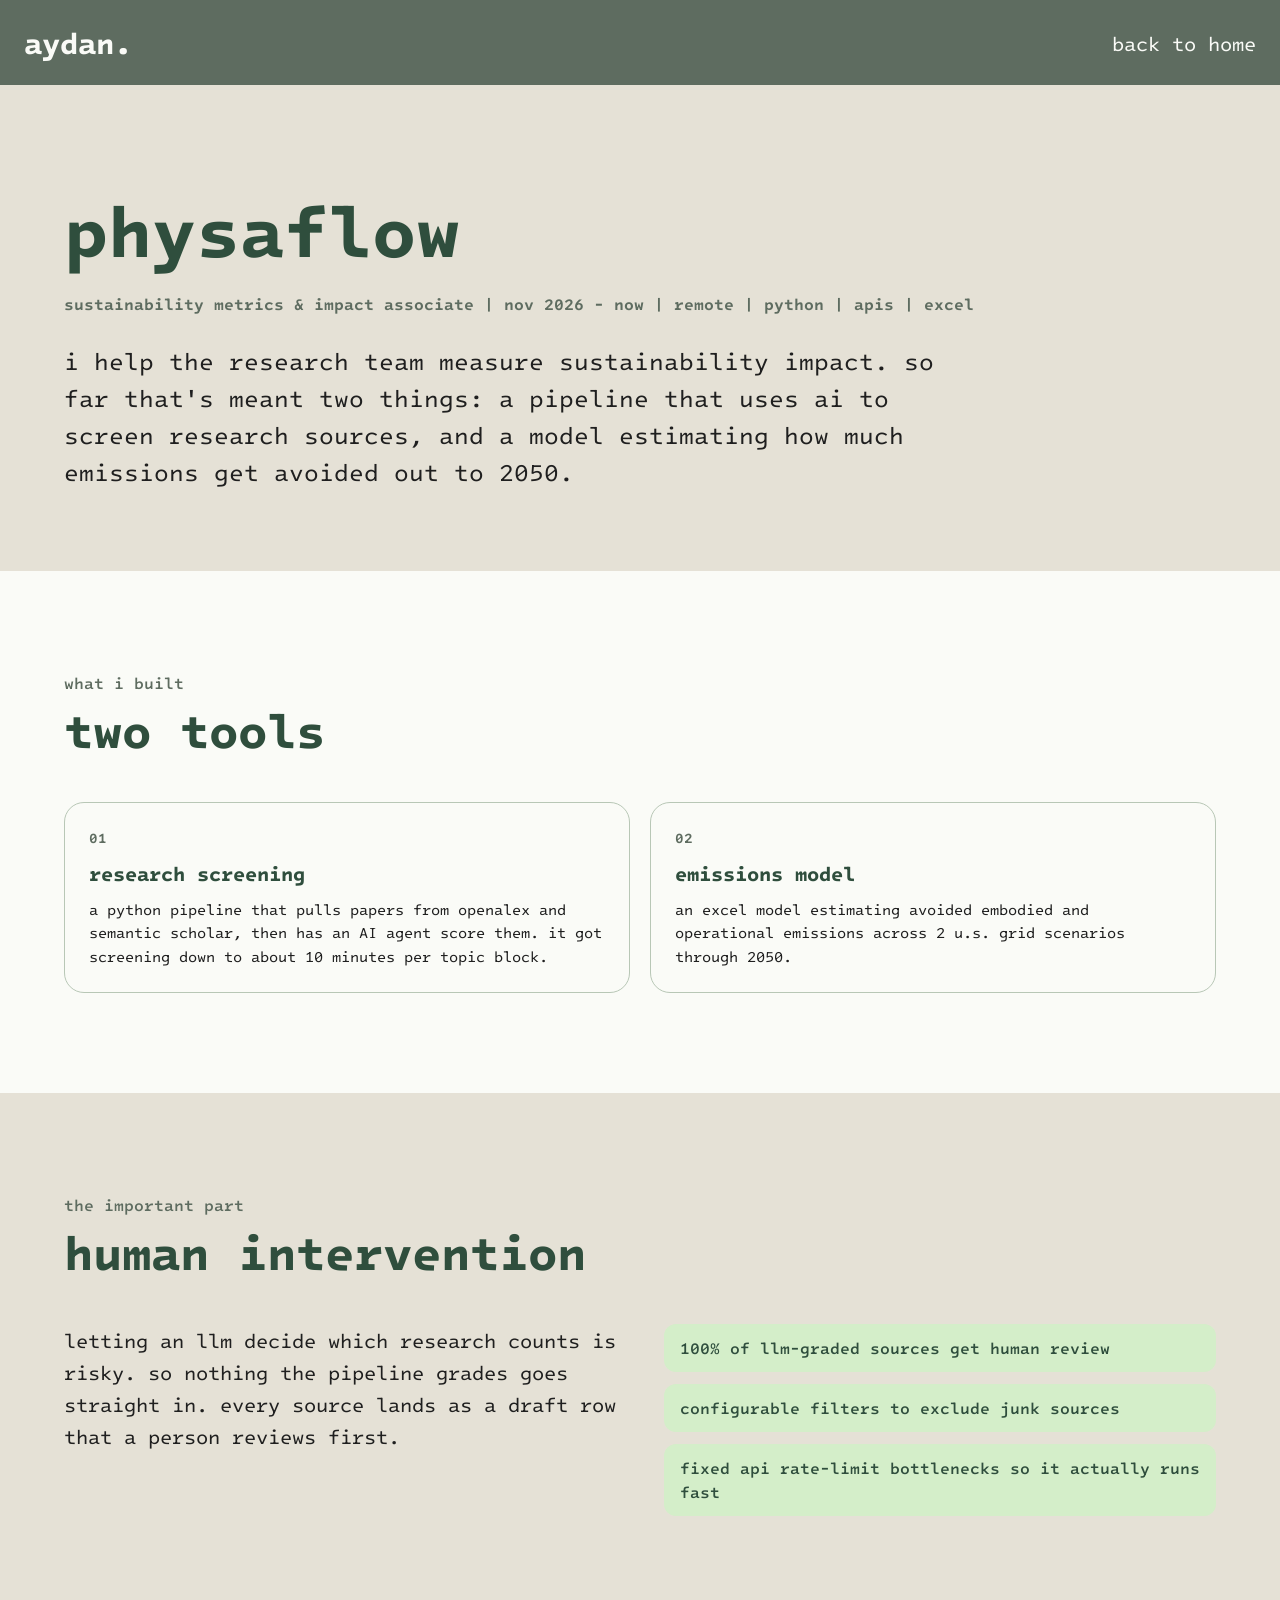
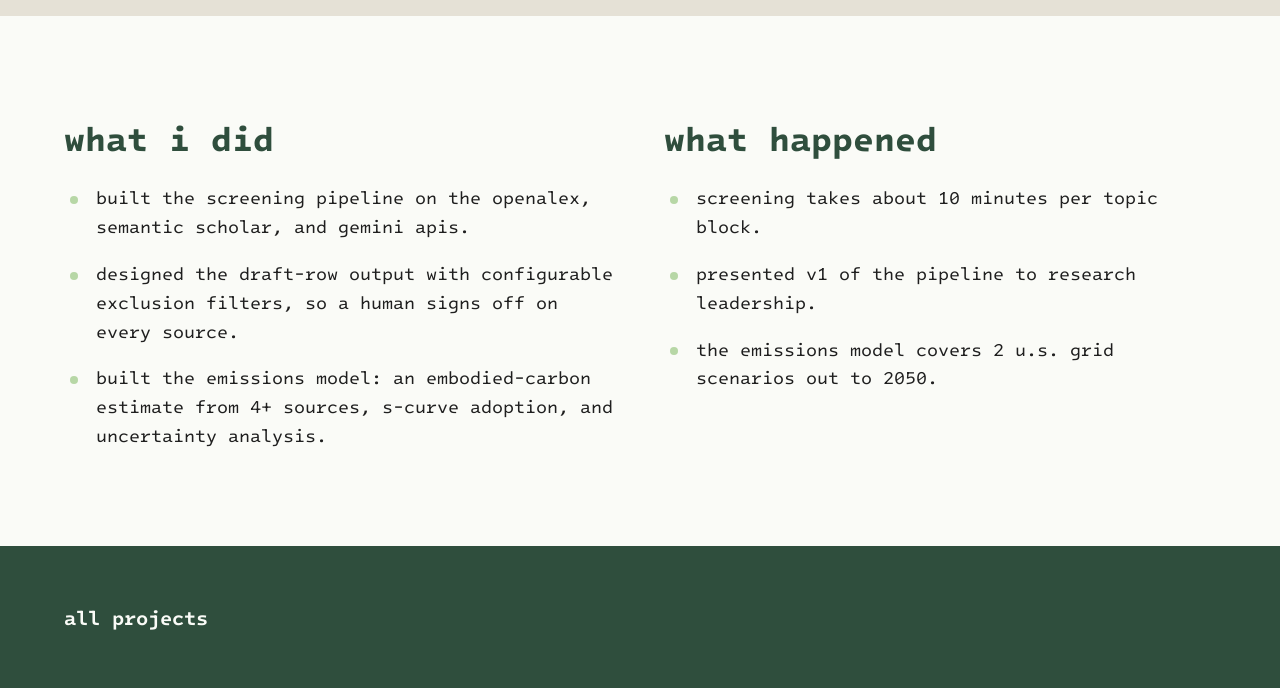
<file: physaflow.html>
<!DOCTYPE html>
<html lang="en">
<head>
  <meta charset="UTF-8">
  <meta name="viewport" content="width=device-width, initial-scale=1.0">
  <title>physaflow | aydan gonzalez</title>
  <link rel="preconnect" href="https://fonts.googleapis.com">
  <link rel="preconnect" href="https://fonts.gstatic.com" crossorigin>
  <link href="https://fonts.googleapis.com/css2?family=Intel+One+Mono:wght@400;500;600;700&display=swap" rel="stylesheet">
  <link rel="stylesheet" href="styles.css">
</head>
<body>

  <header class="site-header">
    <div class="container">
      <a href="index.html" class="logo">aydan.</a>
      <nav class="nav">
        <a href="index.html#projects" class="nav-link" style="display:inline">back to home</a>
      </nav>
    </div>
  </header>

  <section class="study-intro">
    <div class="container">
      <h1>physaflow</h1>
      <p class="meta">sustainability metrics &amp; impact associate | nov 2026 - now | remote | python | apis | excel</p>
      <p class="summary">i help the research team measure sustainability impact. so far that's meant two things: a pipeline that uses ai to screen research sources, and a model estimating how much emissions get avoided out to 2050.</p>
    </div>
  </section>

  <!-- ===== what i built ===== -->
  <section class="section off">
    <div class="container">
      <p class="label">what i built</p>
      <h2>two tools</h2>
      <div class="steps two">
        <div class="step">
          <span class="step-num">01</span>
          <h3>research screening</h3>
          <p>a python pipeline that pulls papers from openalex and semantic scholar, then has an AI agent score them. it got screening down to about 10 minutes per topic block.</p>
        </div>
        <div class="step">
          <span class="step-num">02</span>
          <h3>emissions model</h3>
          <p>an excel model estimating avoided embodied and operational emissions across 2 u.s. grid scenarios through 2050.</p>
        </div>
      </div>
    </div>
  </section>

  <!-- ===== keeping humans in the loop ===== -->
  <section class="section">
    <div class="container">
      <p class="label">the important part</p>
      <h2>human intervention</h2>
      <div class="mission">
        <p class="mission-text">letting an llm decide which research counts is risky. so nothing the pipeline grades goes straight in. every source lands as a draft row that a person reviews first.</p>
        <ul class="checklist">
          <li>100% of llm-graded sources get human review</li>
          <li>configurable filters to exclude junk sources</li>
          <li>fixed api rate-limit bottlenecks so it actually runs fast</li>
        </ul>
      </div>
    </div>
  </section>

  <section class="writeup">
    <div class="container">
      <div>
        <h2>what i did</h2>
        <ul>
          <li>built the screening pipeline on the openalex, semantic scholar, and gemini apis.</li>
          <li>designed the draft-row output with configurable exclusion filters, so a human signs off on every source.</li>
          <li>built the emissions model: an embodied-carbon estimate from 4+ sources, s-curve adoption, and uncertainty analysis.</li>
        </ul>
      </div>
      <div>
        <h2>what happened</h2>
        <ul>
          <li>screening takes about 10 minutes per topic block.</li>
          <li>presented v1 of the pipeline to research leadership.</li>
          <li>the emissions model covers 2 u.s. grid scenarios out to 2050.</li>
        </ul>
      </div>
    </div>
  </section>

  <footer class="study-footer">
    <div class="container">
      <a href="index.html#projects">all projects</a>
    </div>
  </footer>

  <script src="script.js"></script>
</body>
</html>
</file>
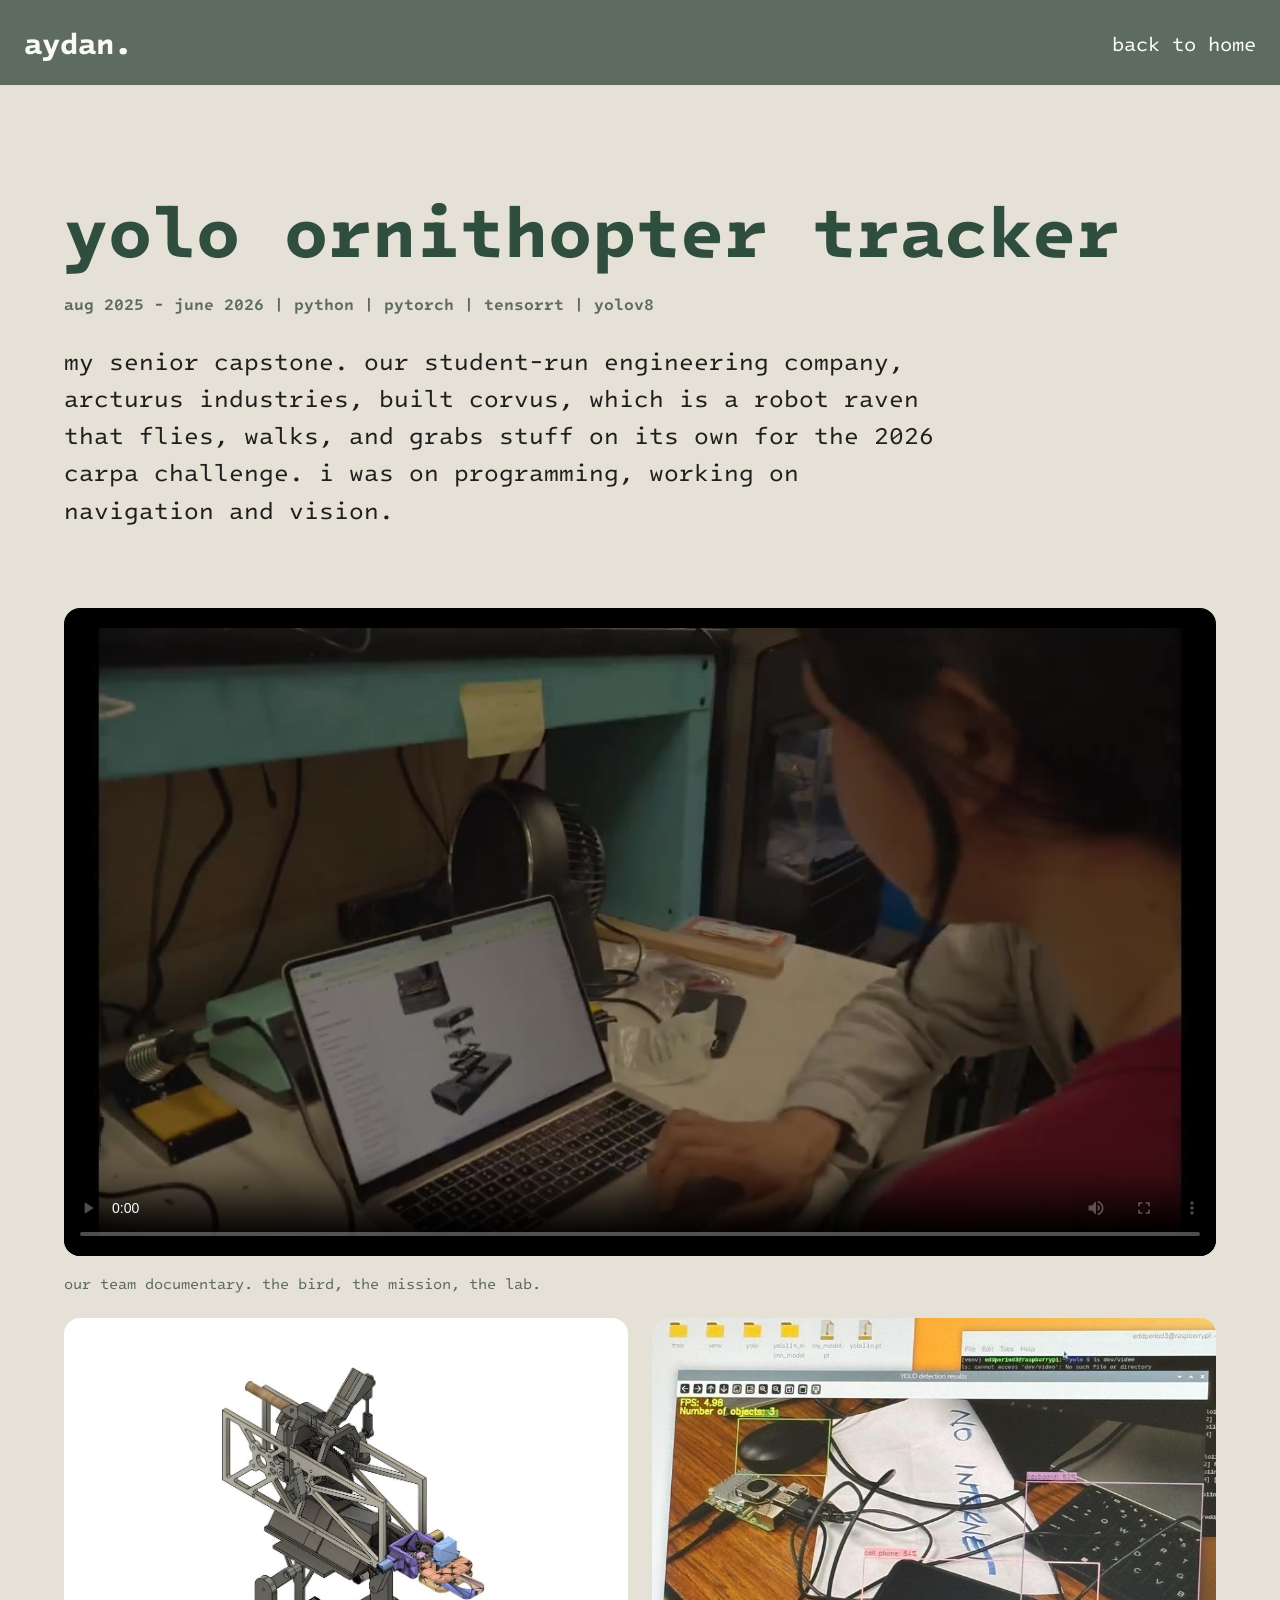
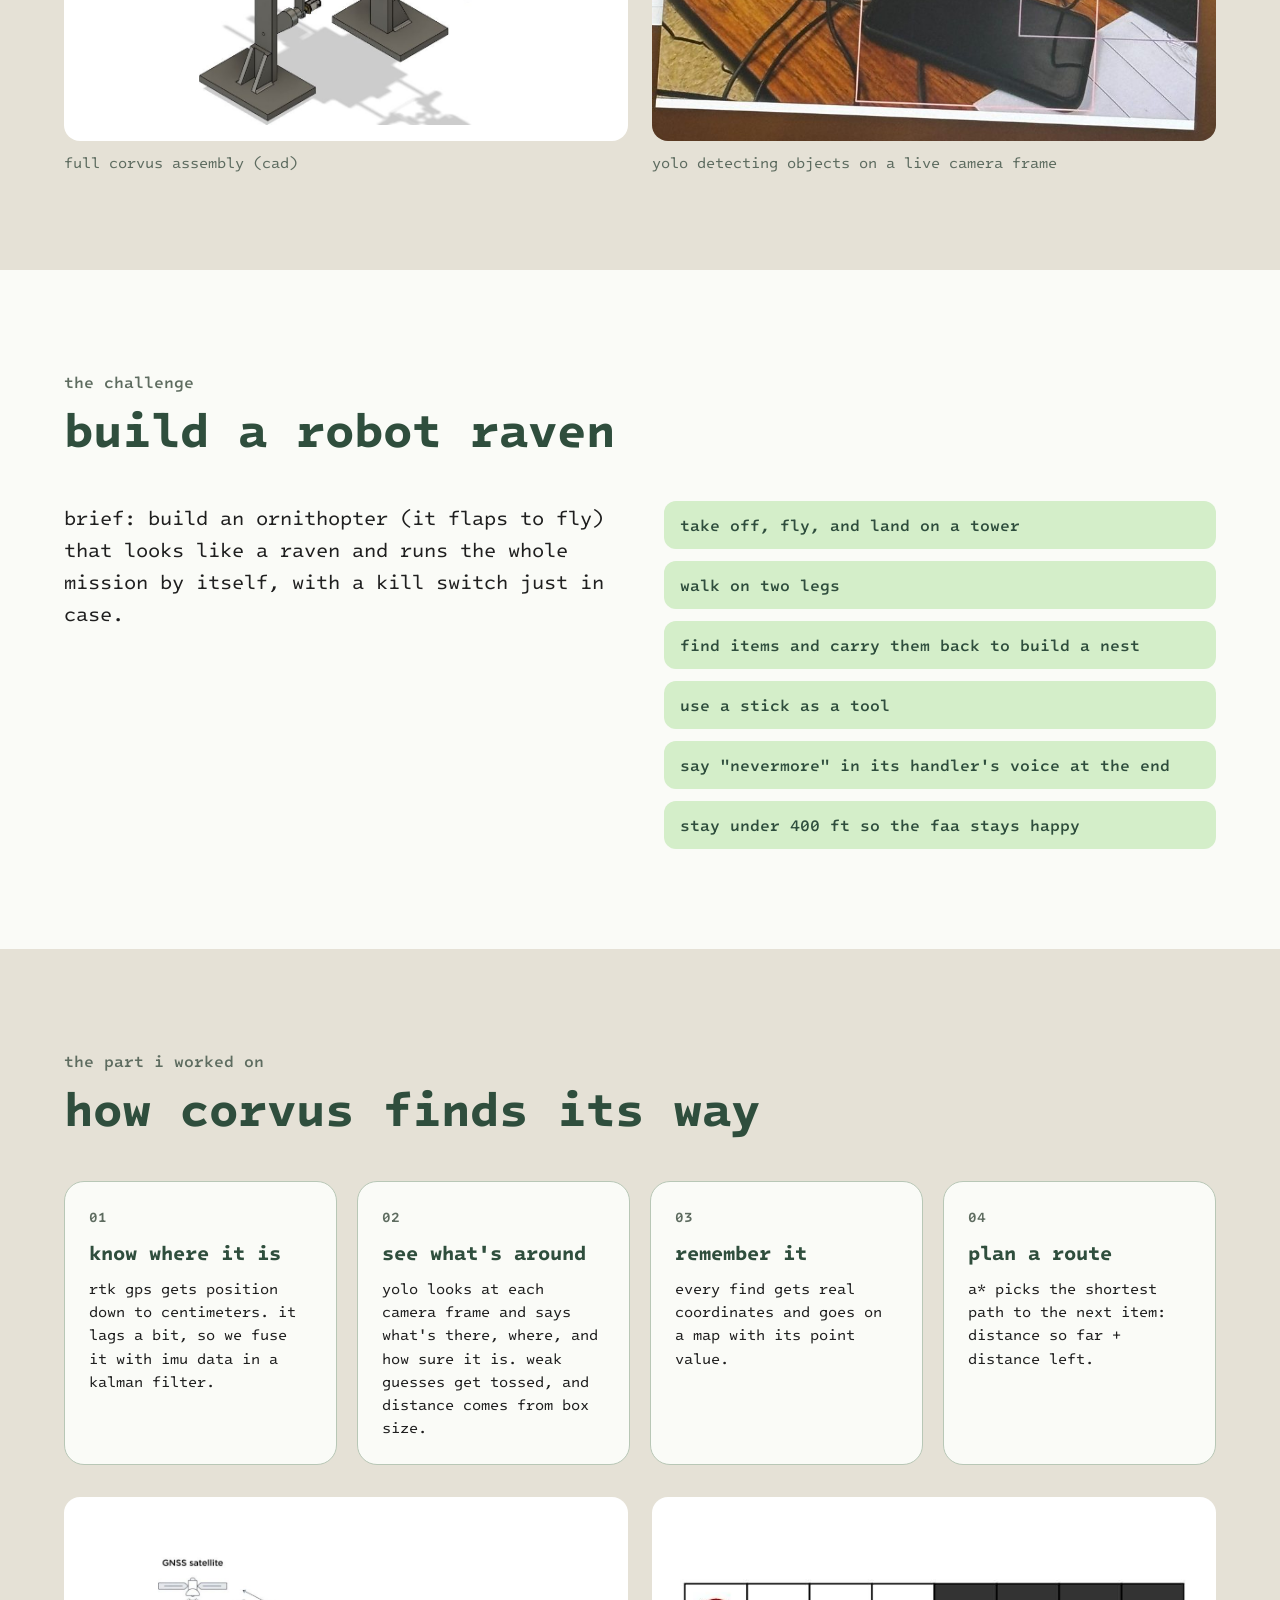
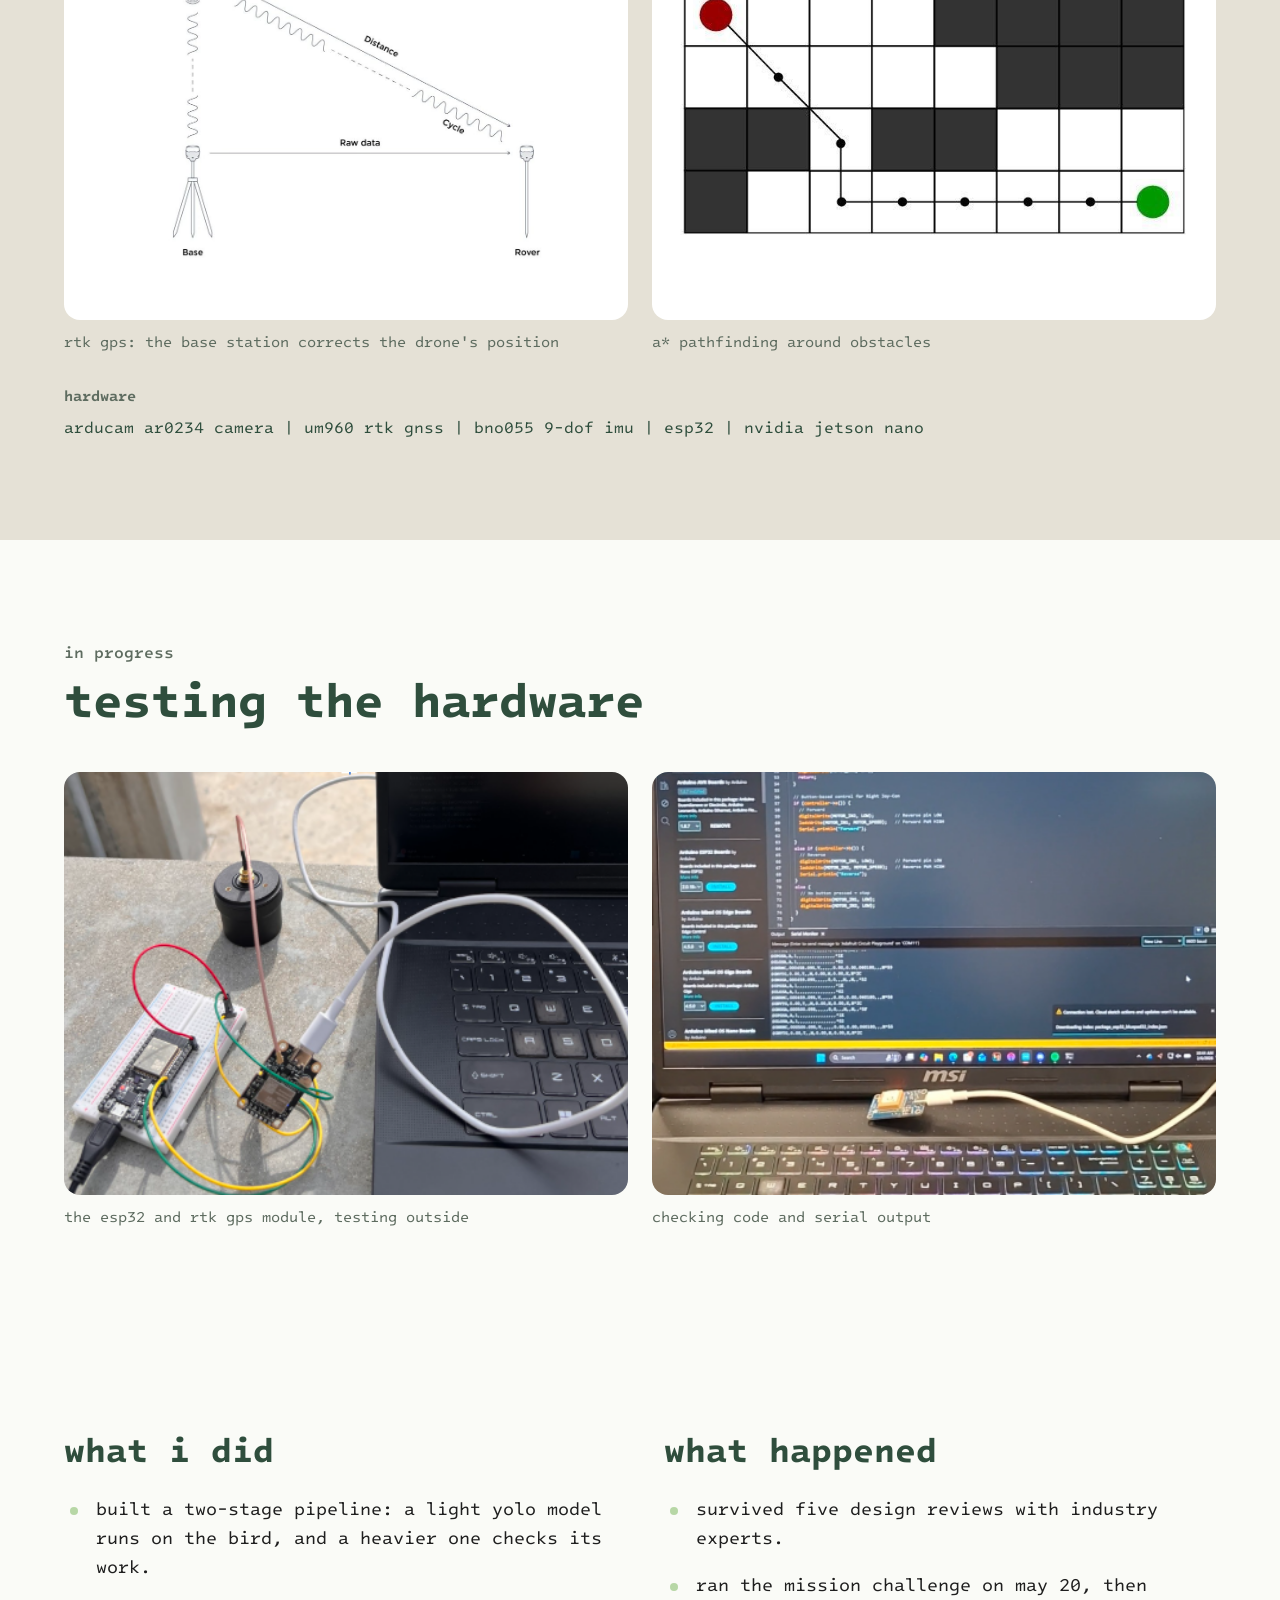
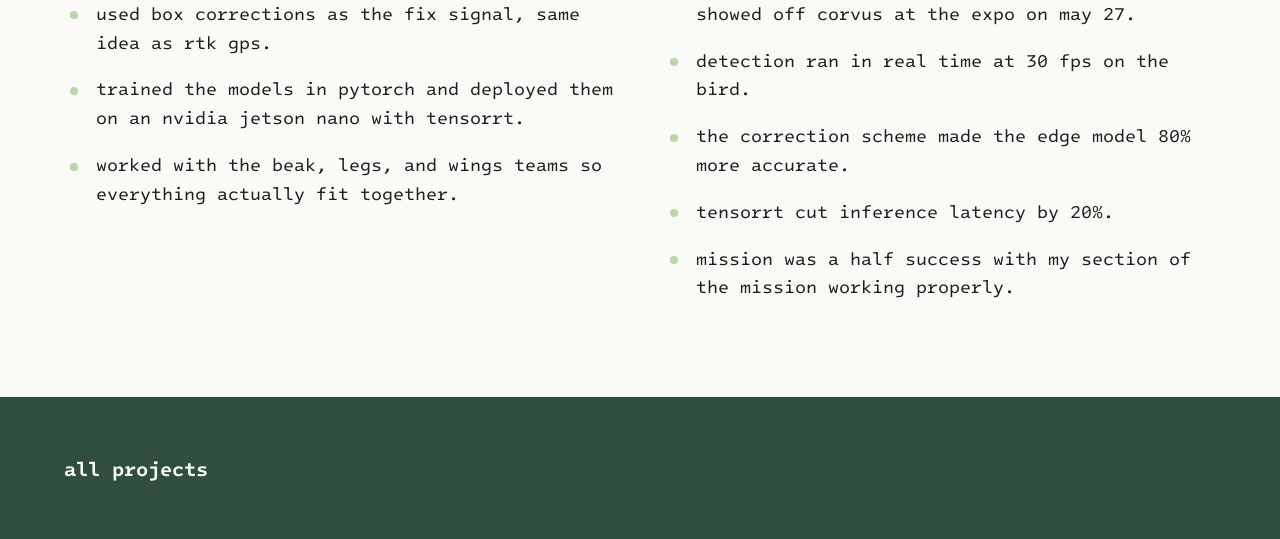
<file: yolo.html>
<!DOCTYPE html>
<html lang="en">
<head>
  <meta charset="UTF-8">
  <meta name="viewport" content="width=device-width, initial-scale=1.0">
  <title>yolo ornithopter tracker | aydan gonzalez</title>
  <link rel="preconnect" href="https://fonts.googleapis.com">
  <link rel="preconnect" href="https://fonts.gstatic.com" crossorigin>
  <link href="https://fonts.googleapis.com/css2?family=Intel+One+Mono:wght@400;500;600;700&display=swap" rel="stylesheet">
  <link rel="stylesheet" href="styles.css">
</head>
<body>

  <header class="site-header">
    <div class="container">
      <a href="index.html" class="logo">aydan.</a>
      <nav class="nav">
        <a href="index.html#projects" class="nav-link" style="display:inline">back to home</a>
      </nav>
    </div>
  </header>

  <section class="study-intro">
    <div class="container">
      <h1>yolo ornithopter tracker</h1>
      <p class="meta">aug 2025 - june 2026 | python | pytorch | tensorrt | yolov8</p>
      <p class="summary">my senior capstone. our student-run engineering company, arcturus industries, built corvus, which is a robot raven that flies, walks, and grabs stuff on its own for the 2026 carpa challenge. i was on programming, working on navigation and vision.</p>
    </div>
  </section>

  <section class="container media">
    <div class="media-main video">
      <video src="videos/ornithopter-demo.mp4" poster="images/ornithopter-demo-poster.jpg" controls playsinline preload="metadata"></video>
    </div>
    <p class="caption">our team documentary. the bird, the mission, the lab.</p>
    <div class="media-row">
      <figure>
        <div class="frame contain"><img src="images/corvus-assembly.jpg" alt="cad render of the full corvus assembly"></div>
        <figcaption>full corvus assembly (cad)</figcaption>
      </figure>
      <figure>
        <div class="frame"><img src="images/yolo-detection.jpg" alt="yolo object detection running on a live camera frame"></div>
        <figcaption>yolo detecting objects on a live camera frame</figcaption>
      </figure>
    </div>
  </section>

  <!-- ===== the mission ===== -->
  <section class="section off">
    <div class="container">
      <p class="label">the challenge</p>
      <h2>build a robot raven</h2>
      <div class="mission">
        <p class="mission-text">brief: build an ornithopter (it flaps to fly) that looks like a raven and runs the whole mission by itself, with a kill switch just in case.</p>
        <ul class="checklist">
          <li>take off, fly, and land on a tower</li>
          <li>walk on two legs</li>
          <li>find items and carry them back to build a nest</li>
          <li>use a stick as a tool</li>
          <li>say "nevermore" in its handler's voice at the end</li>
          <li>stay under 400 ft so the faa stays happy</li>
        </ul>
      </div>
    </div>
  </section>

  <!-- ===== how navigation works ===== -->
  <section class="section">
    <div class="container">
      <p class="label">the part i worked on</p>
      <h2>how corvus finds its way</h2>
      <div class="steps">
        <div class="step">
          <span class="step-num">01</span>
          <h3>know where it is</h3>
          <p>rtk gps gets position down to centimeters. it lags a bit, so we fuse it with imu data in a kalman filter.</p>
        </div>
        <div class="step">
          <span class="step-num">02</span>
          <h3>see what's around</h3>
          <p>yolo looks at each camera frame and says what's there, where, and how sure it is. weak guesses get tossed, and distance comes from box size.</p>
        </div>
        <div class="step">
          <span class="step-num">03</span>
          <h3>remember it</h3>
          <p>every find gets real coordinates and goes on a map with its point value.</p>
        </div>
        <div class="step">
          <span class="step-num">04</span>
          <h3>plan a route</h3>
          <p>a* picks the shortest path to the next item: distance so far + distance left.</p>
        </div>
      </div>
      <div class="media-row diagrams">
        <figure>
          <div class="frame contain"><img src="images/rtk-gps.jpg" alt="diagram of rtk gps base station correcting the drone's position"></div>
          <figcaption>rtk gps: the base station corrects the drone's position</figcaption>
        </figure>
        <figure>
          <div class="frame contain"><img src="images/astar-grid.jpg" alt="a* pathfinding on a grid around obstacles"></div>
          <figcaption>a* pathfinding around obstacles</figcaption>
        </figure>
      </div>
      <div class="hardware">
        <p class="small-label">hardware</p>
        <p class="meta">arducam ar0234 camera | um960 rtk gnss | bno055 9-dof imu | esp32 | nvidia jetson nano</p>
      </div>
    </div>
  </section>

  <!-- ===== build photos ===== -->
  <section class="section off">
    <div class="container">
      <p class="label">in progress</p>
      <h2>testing the hardware</h2>
      <div class="media-row">
        <figure>
          <div class="frame"><img src="images/ornithopter02.png" alt="esp32 on a breadboard wired to an rtk gps module and antenna outdoors"></div>
          <figcaption>the esp32 and rtk gps module, testing outside</figcaption>
        </figure>
        <figure>
          <div class="frame"><img src="images/ornithopter01.png" alt="arduino ide showing control code and serial monitor output"></div>
          <figcaption>checking code and serial output</figcaption>
        </figure>
      </div>
    </div>
  </section>

  <section class="writeup">
    <div class="container">
      <div>
        <h2>what i did</h2>
        <ul>
          <li>built a two-stage pipeline: a light yolo model runs on the bird, and a heavier one checks its work.</li>
          <li>used box corrections as the fix signal, same idea as rtk gps.</li>
          <li>trained the models in pytorch and deployed them on an nvidia jetson nano with tensorrt.</li>
          <li>worked with the beak, legs, and wings teams so everything actually fit together.</li>
        </ul>
      </div>
      <div>
        <h2>what happened</h2>
        <ul>
          <li>survived five design reviews with industry experts.</li>
          <li>ran the mission challenge on may 20, then showed off corvus at the expo on may 27.</li>
          <li>detection ran in real time at 30 fps on the bird.</li>
          <li>the correction scheme made the edge model 80% more accurate.</li>
          <li>tensorrt cut inference latency by 20%.</li>
          <li>mission was a half success with my section of the mission working properly.</li>
        </ul>
      </div>
    </div>
  </section>

  <footer class="study-footer">
    <div class="container">
      <a href="index.html#projects">all projects</a>
    </div>
  </footer>

  <script src="script.js"></script>
</body>
</html>
</file>
<file: styles.css>
/* ---------- colors + basics ---------- */
:root {
  --cream: #E5E1D6;
  --header: #5E6C60;
  --dark: #2F4E3D;
  --mint: #D4EEC9;
  --green: #B7D7A6;
  --sage: #B8C7B6;
  --blush: #D6C2B5;
  --off: #FAFBF7;
  --warm: #F6F2EE;
  --pale: #D7E6D8;
  --ink: #1F1F1F;
}

* { box-sizing: border-box; margin: 0; padding: 0; }

html { scroll-behavior: smooth; }

body {
  font-family: "Intel One Mono", ui-monospace, Menlo, Consolas, monospace;
  background: var(--cream);
  color: var(--ink);
  line-height: 1.5;
}

a { color: inherit; text-decoration: none; }
img, video { display: block; width: 100%; height: 100%; object-fit: cover; }

.container { max-width: 1200px; margin: 0 auto; padding: 0 24px; }

/* ---------- header ---------- */
.site-header {
  background: var(--header);
  color: var(--off);
  position: sticky;
  top: 0;
  z-index: 10;
}
.site-header .container {
  display: flex;
  align-items: center;
  justify-content: space-between;
  padding-top: 20px;
  padding-bottom: 20px;
  max-width: 1392px;
}
.logo { font-size: 30px; font-weight: 700; }
.nav { display: flex; align-items: center; gap: 36px; font-size: 20px; }

/* dark green underline that slides in on hover */
.nav-link { position: relative; }
.nav-link::after {
  content: "";
  position: absolute;
  left: 0; bottom: -4px;
  width: 100%; height: 2px;
  background: var(--mint);
  transform: scaleX(0);
  transform-origin: left;
  transition: transform 0.25s ease;
}
.nav-link:hover::after { transform: scaleX(1); }

.pill-btn {
  background: var(--off);
  color: var(--dark);
  font-weight: 600;
  padding: 8px 20px;
  border-radius: 999px;
  transition: background 0.2s;
}
.pill-btn:hover { background: var(--mint); }

/* ---------- buttons ---------- */
.btn {
  display: inline-block;
  font-family: inherit;
  font-size: 18px;
  font-weight: 600;
  padding: 14px 26px;
  border-radius: 12px;
  border: 2px solid var(--dark);
  transition: transform 0.2s, background 0.2s, color 0.2s;
}
.btn:hover { transform: translateY(-2px); }
.btn-primary { background: var(--dark); color: var(--off); }
.btn-primary:hover { background: #24402F; }
.btn-secondary { color: var(--dark); }
.btn-secondary:hover { background: var(--dark); color: var(--off); }

/* ---------- hero ---------- */
.hero .container {
  display: flex;
  align-items: center;
  justify-content: space-between;
  gap: 60px;
  padding-top: 110px;
  padding-bottom: 110px;
}
.hero h1 {
  font-size: clamp(44px, 6vw, 72px);
  line-height: 1.1;
  color: var(--dark);
  margin-bottom: 28px;
}
.hero .tagline { font-size: clamp(18px, 2vw, 24px); max-width: 680px; margin-bottom: 28px; }
.hero .buttons { display: flex; flex-wrap: wrap; gap: 16px; margin-bottom: 28px; }
.contact { display: flex; align-items: center; gap: 18px; color: var(--header); font-size: 18px; }
.contact a { color: var(--ink); transition: color 0.2s, transform 0.2s; }
.contact a:hover { color: var(--dark); transform: translateY(-2px); }
.contact svg { width: 32px; height: 32px; display: block; }

.photo {
  flex-shrink: 0;
  width: 360px;
  height: 360px;
  border-radius: 50%;
  overflow: hidden;
  background: var(--blush);
  border: 6px solid var(--green);
}

/* ---------- placeholders (delete once you add real images) ---------- */
.placeholder {
  display: flex;
  flex-direction: column;
  align-items: center;
  justify-content: center;
  gap: 12px;
  width: 100%;
  height: 100%;
  color: var(--dark);
  font-weight: 500;
  font-size: 16px;
  text-align: center;
}
.play {
  width: 64px; height: 64px;
  border-radius: 50%;
  background: var(--off);
  display: flex; align-items: center; justify-content: center;
}
.play svg { width: 24px; height: 24px; margin-left: 3px; }

/* ---------- sections ---------- */
.section { padding: 100px 0; }
.section.off { background: var(--off); }
.section.warm { background: var(--warm); }
.label { font-size: 16px; font-weight: 500; color: var(--header); margin-bottom: 6px; }
.tiny { background: var(--mint); padding: 0 8px; border-radius: 8px; font-size: 0.65em; }
.section h2 { font-size: clamp(32px, 4vw, 48px); color: var(--dark); line-height: 1.2; margin-bottom: 44px; }

/* ---------- project cards ---------- */
.cards { display: grid; grid-template-columns: repeat(2, 1fr); gap: 24px; }
.card {
  display: flex;
  flex-direction: column;
  background: var(--off);
  border: 1px solid var(--sage);
  border-radius: 20px;
  overflow: hidden;
  transition: transform 0.25s ease, box-shadow 0.25s ease;
}
.card:hover { transform: translateY(-6px); box-shadow: 0 14px 30px rgba(47, 78, 61, 0.15); }
.card-media { height: 220px; background: var(--sage); }
.card-media.contain { background: #fff; }
.card-media.logo { background: #0b1420; display: flex; align-items: center; justify-content: center; }
.card-media.logo img { width: auto; height: 160px; object-fit: contain; }
.card-media.wordmark { background: var(--dark); display: flex; align-items: center; justify-content: center; }
.card-media.wordmark span { color: var(--mint); font-size: 36px; font-weight: 700; }
.card-media.contain img { object-fit: contain; padding: 12px; }
.card-body { padding: 24px; display: flex; flex-direction: column; gap: 10px; flex: 1; }
.card h3 { font-size: 24px; color: var(--dark); line-height: 1.25; }
.card p { font-size: 16px; line-height: 1.5; }
.tags { font-size: 14px; font-weight: 500; color: var(--header); }
.read-more { margin-top: auto; padding-top: 6px; font-weight: 600; color: var(--dark); }

.also { display: grid; grid-template-columns: repeat(3, 1fr); gap: 24px; margin-top: 48px; }
.also-item { border-top: 2px solid var(--green); padding-top: 18px; display: flex; flex-direction: column; gap: 8px; }
.also-item h3 { font-size: 22px; color: var(--dark); }
.also-item p { font-size: 15px; line-height: 1.55; }
.also-meta { font-size: 13px; font-weight: 500; color: var(--header); }
.more {
  margin-top: 48px;
  background: var(--warm);
  border-radius: 20px;
  padding: 32px 40px;
  display: flex;
  align-items: center;
  justify-content: space-between;
  gap: 32px;
}
.more h3 { font-size: 24px; color: var(--dark); margin-bottom: 14px; }

.chips { display: flex; flex-wrap: wrap; gap: 10px; }
.chip {
  background: var(--mint);
  color: var(--dark);
  font-size: 16px;
  font-weight: 500;
  padding: 6px 14px;
  border-radius: 999px;
}
.chip.light { background: var(--off); }
a.chip { transition: background 0.2s; }
a.chip:hover { background: var(--green); }

/* ---------- about ---------- */
.about-cols { display: grid; grid-template-columns: 1.4fr 1fr; gap: 64px; align-items: start; }
.about-left h3 { margin-top: 12px; }
.stack {
  background: var(--mint);
  color: var(--dark);
  border-radius: 12px;
  padding: 14px 18px;
  font-size: 16px;
  font-weight: 500;
  line-height: 1.9;
}
.stack span { white-space: nowrap; }
.stack .dot { color: var(--header); }
.about-photo { aspect-ratio: 4 / 3; border-radius: 20px; overflow: hidden; background: var(--sage); border: 6px solid var(--green); }
.about-text p { font-size: 20px; line-height: 1.6; margin-bottom: 20px; }
.about-cols h3 { font-size: 24px; color: var(--dark); margin-bottom: 18px; }

/* ---------- climbing + lifting ---------- */
.halves { display: grid; grid-template-columns: 1fr 1fr; gap: 24px; }
.panel { border-radius: 24px; padding: 36px; display: flex; flex-direction: column; gap: 20px; }
.panel.climb { background: var(--mint); }
.panel.lift { background: var(--pale); }
.panel h3 { font-size: 34px; color: var(--dark); }
.panel > p { font-size: 18px; line-height: 1.55; }
.climb-photo { position: relative; flex: 1; min-height: 280px; border-radius: 16px; overflow: hidden; background: var(--green); }
.climb-photo video { position: absolute; inset: 0; }

.hevy { flex: 1; background: var(--off); border-radius: 16px; padding: 24px; display: flex; flex-direction: column; gap: 16px; }
.hevy-top { display: flex; justify-content: space-between; align-items: center; font-size: 15px; }
.live { display: flex; align-items: center; gap: 8px; font-weight: 600; color: var(--dark); }
.live::before { content: ""; width: 10px; height: 10px; border-radius: 50%; background: #4CAF50; }
.handle { color: var(--header); font-weight: 500; }
.stats { display: grid; grid-template-columns: repeat(3, 1fr); gap: 12px; }
.stat { background: var(--warm); border-radius: 12px; padding: 14px 16px; }
.stat b { display: block; font-size: 24px; color: var(--dark); }
.stat span { font-size: 13px; color: var(--header); font-weight: 500; }
.small-label { font-size: 15px; font-weight: 600; color: var(--header); }
.workout {
  display: flex; justify-content: space-between; align-items: center;
  padding: 12px 0;
  border-top: 1px solid var(--sage);
}
.workout b { display: block; color: var(--dark); }
.workout span, .workout small { font-size: 13px; color: var(--header); }
.text-link { font-weight: 600; color: var(--dark); }
.text-link:hover { text-decoration: underline; }

/* ---------- footer ---------- */
.site-footer { background: var(--dark); color: var(--off); padding: 72px 0; }
.site-footer .container { display: flex; justify-content: space-between; align-items: flex-end; gap: 32px; }
.site-footer h2 { font-size: clamp(30px, 4vw, 44px); margin-bottom: 10px; }
.site-footer p { color: var(--mint); }
.footer-links { display: flex; flex-direction: column; align-items: flex-end; gap: 10px; font-size: 20px; font-weight: 600; }
.footer-links a:hover { color: var(--mint); }

/* ---------- case study pages ---------- */
.study-intro { padding: 96px 0 80px; }
.study-intro h1 { font-size: clamp(40px, 6vw, 72px); color: var(--dark); line-height: 1.1; margin: 8px 0 20px; }
.study-intro .summary { font-size: clamp(18px, 2vw, 24px); max-width: 880px; margin-top: 24px; line-height: 1.55; }

.media { display: flex; flex-direction: column; gap: 24px; padding-bottom: 96px; }
.media-main { border-radius: 16px; overflow: hidden; aspect-ratio: 16 / 9; background: var(--pale); }
.media-row { display: grid; grid-template-columns: 1fr 1fr; gap: 24px; }
.media-row > div { border-radius: 16px; overflow: hidden; aspect-ratio: 16 / 9; background: var(--pale); }
.media .video { background: var(--sage); }

.writeup { background: var(--off); padding: 96px 0; }
.writeup .container { display: grid; grid-template-columns: 1fr 1fr; gap: 48px; }
.writeup h2 { font-size: 34px; color: var(--dark); margin-bottom: 20px; }
.writeup ul { list-style: none; display: flex; flex-direction: column; gap: 18px; }
.writeup li { position: relative; padding-left: 32px; font-size: 18px; line-height: 1.6; }
.writeup li b { color: var(--dark); }
.writeup li::before { content: ""; position: absolute; left: 6px; top: 0.7em; width: 8px; height: 8px; border-radius: 50%; background: var(--green); }

.study-footer { background: var(--dark); color: var(--off); padding: 56px 0; font-size: 20px; font-weight: 600; }
.study-footer a:hover { color: var(--mint); }

/* ---------- photos, captions, and video ---------- */
.media-main video { background: #000; object-fit: contain; }
.caption { font-size: 15px; color: var(--header); margin-top: -8px; }
figure { display: flex; flex-direction: column; gap: 10px; }
.frame { border-radius: 16px; overflow: hidden; aspect-ratio: 4 / 3; background: var(--pale); }
.frame.contain { background: #fff; }
.frame.wide { aspect-ratio: auto; background: none; border: 1px solid var(--sage); }
.frame.wide img { height: auto; }
.frame.chart { aspect-ratio: 7 / 5; }
.frame.chart img { padding: 8px; }
.checklist li b { font-weight: 700; }
code { font-family: inherit; background: var(--mint); color: var(--dark); padding: 1px 6px; border-radius: 6px; }
.frame.contain img { object-fit: contain; padding: 16px; }
figcaption { font-size: 15px; color: var(--header); }

/* ---------- the challenge ---------- */
.mission { display: grid; grid-template-columns: 1fr 1fr; gap: 48px; align-items: start; }
.mission-text { font-size: 20px; line-height: 1.6; }
.checklist { list-style: none; display: flex; flex-direction: column; gap: 12px; }
.checklist li {
  background: var(--mint);
  color: var(--dark);
  border-radius: 12px;
  padding: 12px 16px;
  font-size: 16px;
  font-weight: 500;
}

/* ---------- navigation steps ---------- */
.steps { display: grid; grid-template-columns: repeat(4, 1fr); gap: 20px; margin-bottom: 32px; }
.step {
  background: var(--off);
  border: 1px solid var(--sage);
  border-radius: 20px;
  padding: 24px;
  display: flex;
  flex-direction: column;
  gap: 10px;
}
.step-num { font-size: 14px; font-weight: 600; color: var(--header); }
.step h3 { font-size: 20px; color: var(--dark); }
.step p { font-size: 15px; line-height: 1.55; }
.diagrams { margin-bottom: 32px; }
.steps.two { grid-template-columns: repeat(2, 1fr); margin-bottom: 0; }
.steps.three { grid-template-columns: repeat(3, 1fr); margin-bottom: 0; }
.section-intro { max-width: 880px; margin-bottom: 36px; }

/* ---------- plaid token handoff ---------- */
.flow { display: grid; grid-template-columns: repeat(4, 1fr); gap: 16px; }
.flow-step {
  position: relative;
  background: var(--warm);
  border-radius: 20px;
  padding: 22px;
  display: flex;
  flex-direction: column;
  gap: 10px;
}
.flow-step p { font-size: 15px; line-height: 1.55; }
.flow-step.mine { background: var(--mint); border: 2px solid var(--dark); }
.mine-tag {
  align-self: flex-start;
  margin-top: auto;
  background: var(--dark);
  color: var(--off);
  font-size: 13px;
  font-weight: 600;
  padding: 4px 10px;
  border-radius: 999px;
}
.hardware .small-label { margin-bottom: 8px; }
.hardware .meta { background: none; padding: 0; font-weight: 400; }

/* ---------- green bar (tech stack + project tags) ---------- */
.meta {
  display: inline-block;
  background: var(--mint);
  color: var(--dark);
  border-radius: 12px;
  padding: 12px 18px;
  font-size: 16px;
  font-weight: 600;
  line-height: 1.6;
}
.study-intro .meta { background: none; padding: 0; margin-top: 4px; color: var(--header); }

/* ---------- phones + tablets ---------- */
@media (max-width: 900px) {
  .nav { gap: 18px; font-size: 16px; }
  .hero .container { flex-direction: column-reverse; align-items: flex-start; padding-top: 64px; padding-bottom: 64px; gap: 40px; }
  .photo { width: 220px; height: 220px; }
  .also { grid-template-columns: 1fr; }
  .cards, .about-cols, .halves, .writeup .container, .media-row, .mission { grid-template-columns: 1fr; }
  .steps, .flow { grid-template-columns: 1fr 1fr; }
  .steps.three, .steps.two { grid-template-columns: 1fr; }
  .about-cols { gap: 40px; }
  .about-photo { max-width: 360px; }
  .more { flex-direction: column; align-items: flex-start; padding: 28px; }
  .section { padding: 72px 0; }
  .site-footer .container { flex-direction: column; align-items: flex-start; }
  .footer-links { align-items: flex-start; }
}
@media (max-width: 560px) {
  .site-header .container { flex-wrap: wrap; gap: 12px; }
  .nav .nav-link { display: none; }
  .panel { padding: 24px; }
  .climb-photo { min-height: 0; aspect-ratio: 4 / 5; flex: none; }
  .steps, .flow { grid-template-columns: 1fr; }
  .stats { grid-template-columns: 1fr 1fr 1fr; gap: 8px; }
  .stat { padding: 12px; }
}
</file>
